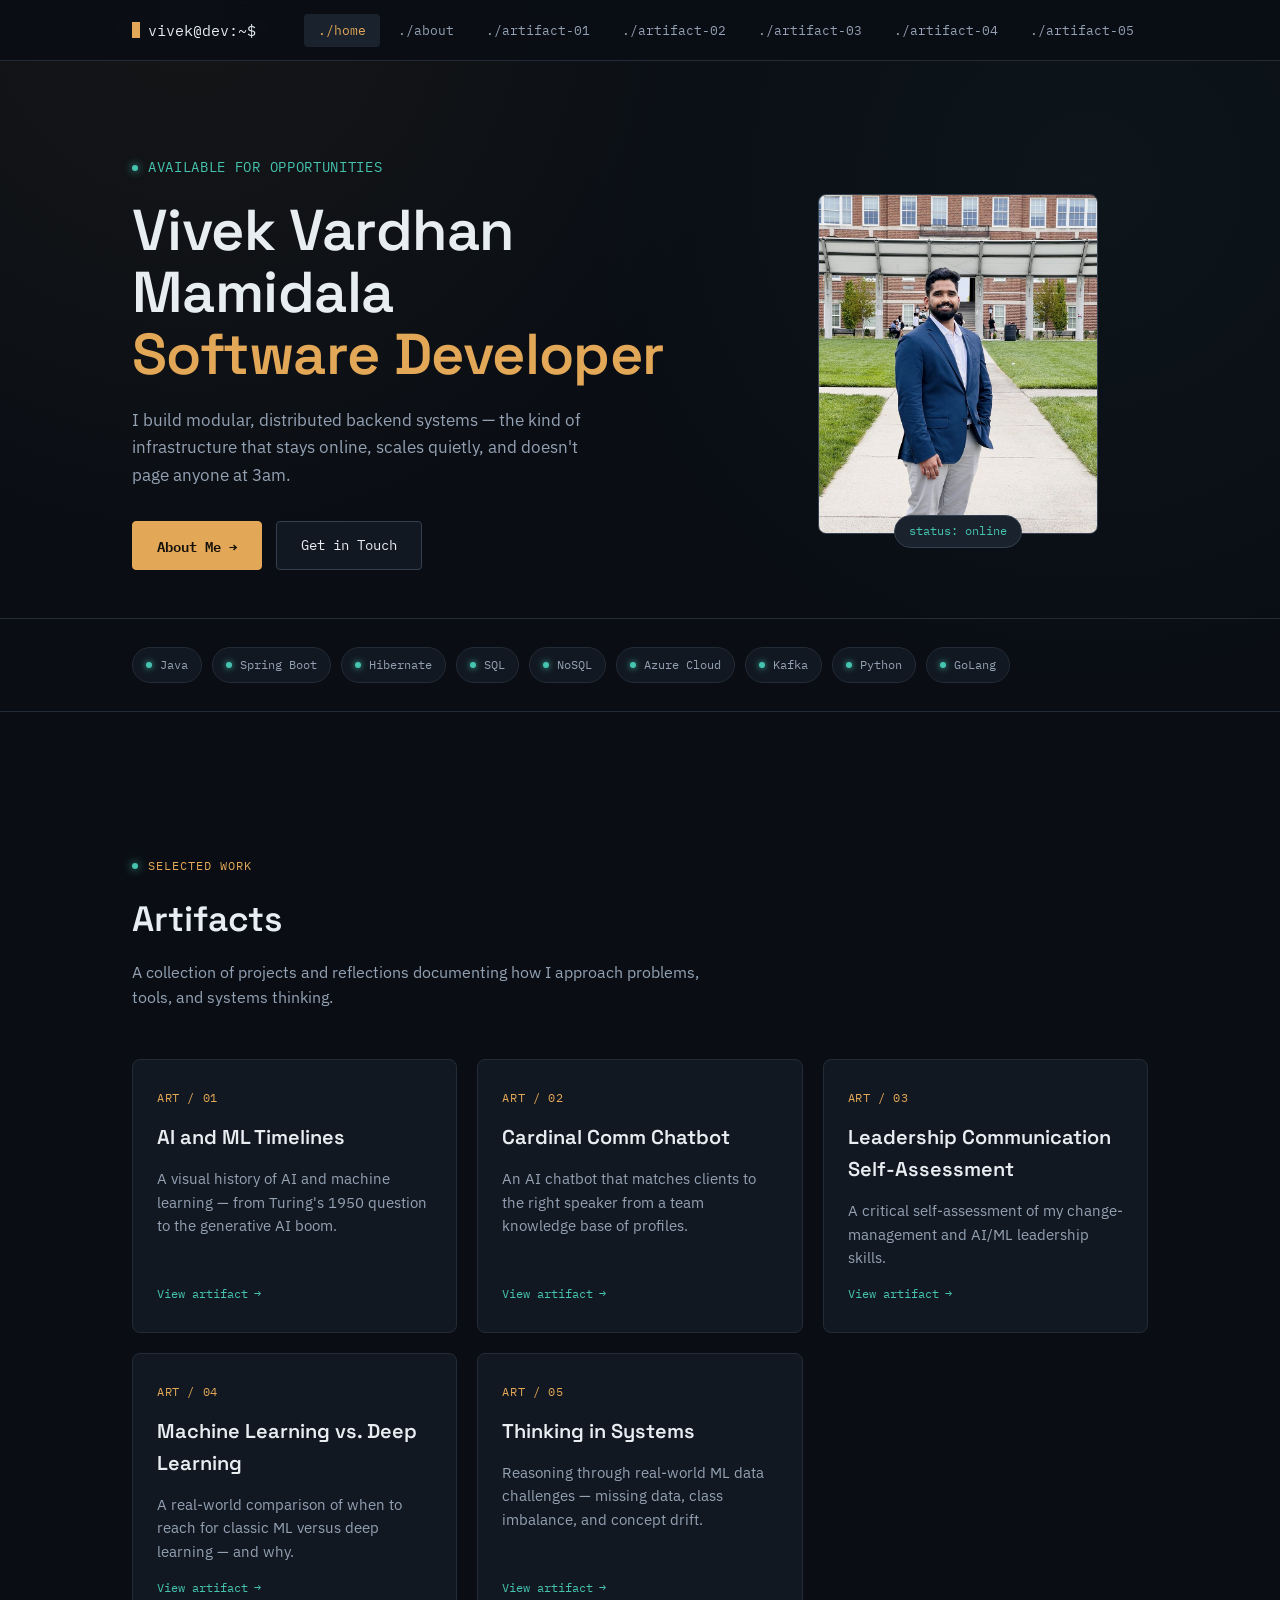
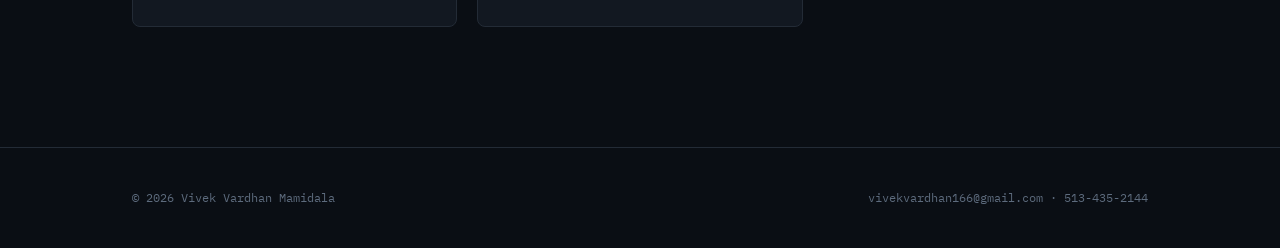
<file: index.html>
<!DOCTYPE html>
<html lang="en">
<head>
<meta charset="UTF-8">
<meta name="viewport" content="width=device-width, initial-scale=1.0">
<title>Vivek Vardhan Mamidala — Software Developer</title>
<meta name="description" content="Vivek Vardhan Mamidala — Software Developer specializing in backend systems, distributed microservices, and cloud infrastructure.">
<link rel="preconnect" href="https://fonts.googleapis.com">
<link href="https://fonts.googleapis.com/css2?family=Space+Grotesk:wght@500;600;700&family=IBM+Plex+Sans:wght@400;500;600&family=IBM+Plex+Mono:wght@400;500&display=swap" rel="stylesheet">
<link rel="stylesheet" href="css/style.css">
</head>
<body>

<header class="site-header">
  <div class="nav-wrap">
    <a href="index.html" class="logo"><span class="cursor"></span>vivek@dev:~$</a>
    <button class="nav-toggle" aria-label="Toggle navigation">menu</button>
    <ul class="nav-links">
      <li><a href="index.html" class="active">./home</a></li>
      <li><a href="about.html">./about</a></li>
      <li><a href="artifact-1.html">./artifact-01</a></li>
      <li><a href="artifact-2.html">./artifact-02</a></li>
      <li><a href="artifact-3.html">./artifact-03</a></li>
      <li><a href="artifact-4.html">./artifact-04</a></li>
      <li><a href="artifact-5.html">./artifact-05</a></li>
    </ul>
  </div>
</header>

<main>
  <section class="hero">
    <div class="container hero-grid">
      <div>
        <div class="hero-kicker"><span class="dot"></span>AVAILABLE FOR OPPORTUNITIES</div>
        <h1>Vivek Vardhan Mamidala<br><span class="accent">Software Developer</span></h1>
        <p class="lead">I build modular, distributed backend systems — the kind of infrastructure that stays online, scales quietly, and doesn't page anyone at 3am.</p>
        <div class="btn-row">
          <a href="about.html" class="btn btn-primary">About Me →</a>
          <a href="mailto:vivekvardhan166@gmail.com" class="btn btn-secondary">Get in Touch</a>
        </div>
      </div>
      <div class="hero-photo-wrap">
        <div class="hero-photo-frame">
          <img src="images/profile.jpg" alt="Portrait of Vivek Vardhan Mamidala">
        </div>
        <div class="photo-tag">status: online</div>
      </div>
    </div>

    <div class="status-bar">
      <div class="container status-bar-inner">
        <span class="status-pill"><span class="led"></span>Java</span>
        <span class="status-pill"><span class="led"></span>Spring Boot</span>
        <span class="status-pill"><span class="led"></span>Hibernate</span>
        <span class="status-pill"><span class="led"></span>SQL</span>
        <span class="status-pill"><span class="led"></span>NoSQL</span>
        <span class="status-pill"><span class="led"></span>Azure Cloud</span>
        <span class="status-pill"><span class="led"></span>Kafka</span>
        <span class="status-pill"><span class="led"></span>Python</span>
        <span class="status-pill"><span class="led"></span>GoLang</span>
      </div>
    </div>
  </section>

  <section>
    <div class="container">
      <div class="section-eyebrow"><span class="dot"></span><span class="mono-label">Selected Work</span></div>
      <h2 class="section-title">Artifacts</h2>
      <p class="section-intro">A collection of projects and reflections documenting how I approach problems, tools, and systems thinking.</p>

      <div class="artifact-grid">
        <a href="artifact-1.html" class="artifact-card">
          <span class="artifact-id">ART&nbsp;/&nbsp;01</span>
          <h3>AI and ML Timelines</h3>
          <p>A visual history of AI and machine learning — from Turing's 1950 question to the generative AI boom.</p>
          <span class="card-link">View artifact <span class="arrow">→</span></span>
        </a>
        <a href="artifact-2.html" class="artifact-card">
          <span class="artifact-id">ART&nbsp;/&nbsp;02</span>
          <h3>Cardinal Comm Chatbot</h3>
          <p>An AI chatbot that matches clients to the right speaker from a team knowledge base of profiles.</p>
          <span class="card-link">View artifact <span class="arrow">→</span></span>
        </a>
        <a href="artifact-3.html" class="artifact-card">
          <span class="artifact-id">ART&nbsp;/&nbsp;03</span>
          <h3>Leadership Communication Self-Assessment</h3>
          <p>A critical self-assessment of my change-management and AI/ML leadership skills.</p>
          <span class="card-link">View artifact <span class="arrow">→</span></span>
        </a>
        <a href="artifact-4.html" class="artifact-card">
          <span class="artifact-id">ART&nbsp;/&nbsp;04</span>
          <h3>Machine Learning vs. Deep Learning</h3>
          <p>A real-world comparison of when to reach for classic ML versus deep learning — and why.</p>
          <span class="card-link">View artifact <span class="arrow">→</span></span>
        </a>
        <a href="artifact-5.html" class="artifact-card">
          <span class="artifact-id">ART&nbsp;/&nbsp;05</span>
          <h3>Thinking in Systems</h3>
          <p>Reasoning through real-world ML data challenges — missing data, class imbalance, and concept drift.</p>
          <span class="card-link">View artifact <span class="arrow">→</span></span>
        </a>
      </div>
    </div>
  </section>
</main>

<footer class="site-footer">
  <div class="container footer-inner">
    <span>© 2026 Vivek Vardhan Mamidala</span>
    <span><a href="mailto:vivekvardhan166@gmail.com">vivekvardhan166@gmail.com</a> · 513-435-2144</span>
  </div>
</footer>

<script src="js/main.js"></script>
</body>
</html>
</file>
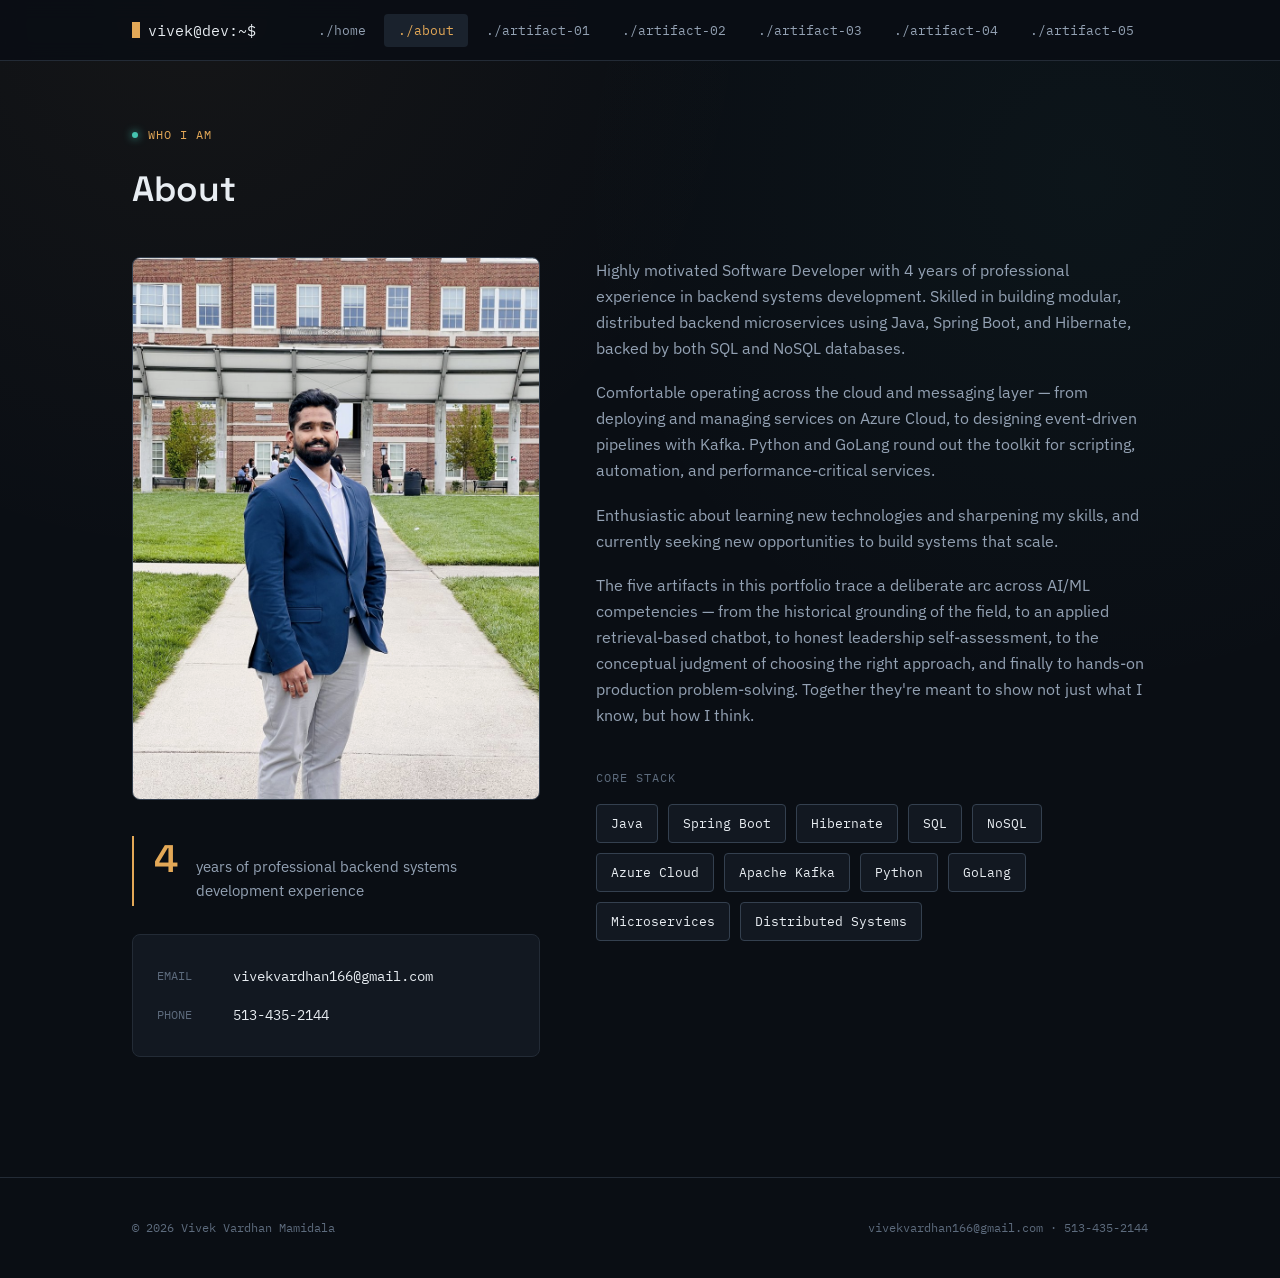
<file: about.html>
<!DOCTYPE html>
<html lang="en">
<head>
<meta charset="UTF-8">
<meta name="viewport" content="width=device-width, initial-scale=1.0">
<title>About — Vivek Vardhan Mamidala</title>
<meta name="description" content="About Vivek Vardhan Mamidala, Software Developer with 4 years of backend systems experience.">
<link rel="preconnect" href="https://fonts.googleapis.com">
<link href="https://fonts.googleapis.com/css2?family=Space+Grotesk:wght@500;600;700&family=IBM+Plex+Sans:wght@400;500;600&family=IBM+Plex+Mono:wght@400;500&display=swap" rel="stylesheet">
<link rel="stylesheet" href="css/style.css">
</head>
<body>

<header class="site-header">
  <div class="nav-wrap">
    <a href="index.html" class="logo"><span class="cursor"></span>vivek@dev:~$</a>
    <button class="nav-toggle" aria-label="Toggle navigation">menu</button>
    <ul class="nav-links">
      <li><a href="index.html">./home</a></li>
      <li><a href="about.html" class="active">./about</a></li>
      <li><a href="artifact-1.html">./artifact-01</a></li>
      <li><a href="artifact-2.html">./artifact-02</a></li>
      <li><a href="artifact-3.html">./artifact-03</a></li>
      <li><a href="artifact-4.html">./artifact-04</a></li>
      <li><a href="artifact-5.html">./artifact-05</a></li>
    </ul>
  </div>
</header>

<main>
  <section style="padding-top: 64px;">
    <div class="container">
      <div class="section-eyebrow"><span class="dot"></span><span class="mono-label">Who I Am</span></div>
      <h1 class="section-title" style="margin-bottom: 40px;">About</h1>

      <div class="about-grid">
        <div>
          <div class="about-photo">
            <img src="images/profile.jpg" alt="Portrait of Vivek Vardhan Mamidala">
          </div>

          <div class="exp-strip">
            <span class="exp-num">4</span>
            <span class="exp-text">years of professional backend systems development experience</span>
          </div>

          <div class="contact-card" style="margin-top: 28px;">
            <div class="contact-row">
              <span class="label">Email</span>
              <a href="mailto:vivekvardhan166@gmail.com">vivekvardhan166@gmail.com</a>
            </div>
            <div class="contact-row">
              <span class="label">Phone</span>
              <a href="tel:5134352144">513-435-2144</a>
            </div>
          </div>
        </div>

        <div class="bio-block">
          <p>Highly motivated Software Developer with 4 years of professional experience in backend systems development. Skilled in building modular, distributed backend microservices using Java, Spring Boot, and Hibernate, backed by both SQL and NoSQL databases.</p>
          <p>Comfortable operating across the cloud and messaging layer — from deploying and managing services on Azure Cloud, to designing event-driven pipelines with Kafka. Python and GoLang round out the toolkit for scripting, automation, and performance-critical services.</p>
          <p>Enthusiastic about learning new technologies and sharpening my skills, and currently seeking new opportunities to build systems that scale.</p>
          <p>The five artifacts in this portfolio trace a deliberate arc across AI/ML competencies — from the historical grounding of the field, to an applied retrieval-based chatbot, to honest leadership self-assessment, to the conceptual judgment of choosing the right approach, and finally to hands-on production problem-solving. Together they're meant to show not just what I know, but how I think.</p>

          <div class="skills-title">Core Stack</div>
          <div class="skills-grid">
            <span class="skill-tag">Java</span>
            <span class="skill-tag">Spring Boot</span>
            <span class="skill-tag">Hibernate</span>
            <span class="skill-tag">SQL</span>
            <span class="skill-tag">NoSQL</span>
            <span class="skill-tag">Azure Cloud</span>
            <span class="skill-tag">Apache Kafka</span>
            <span class="skill-tag">Python</span>
            <span class="skill-tag">GoLang</span>
            <span class="skill-tag">Microservices</span>
            <span class="skill-tag">Distributed Systems</span>
          </div>
        </div>
      </div>
    </div>
  </section>
</main>

<footer class="site-footer">
  <div class="container footer-inner">
    <span>© 2026 Vivek Vardhan Mamidala</span>
    <span><a href="mailto:vivekvardhan166@gmail.com">vivekvardhan166@gmail.com</a> · 513-435-2144</span>
  </div>
</footer>

<script src="js/main.js"></script>
</body>
</html>
</file>
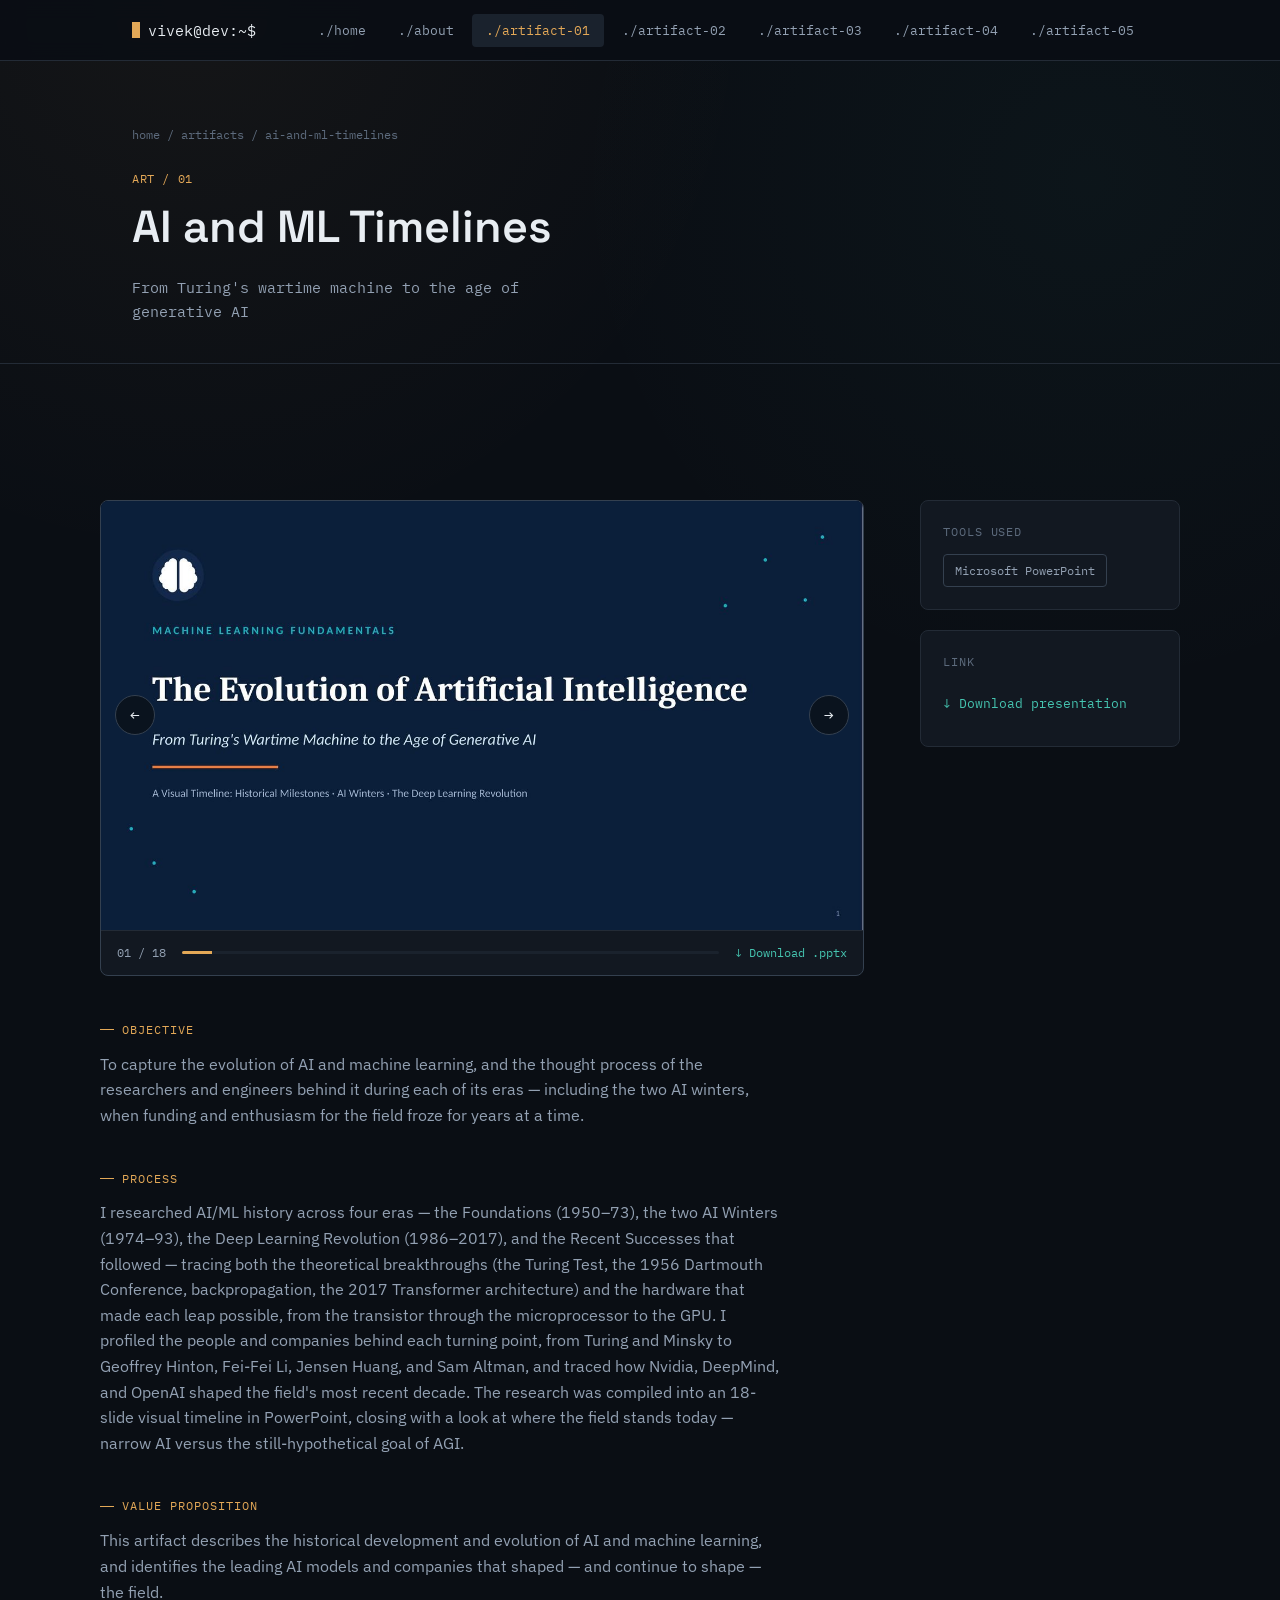
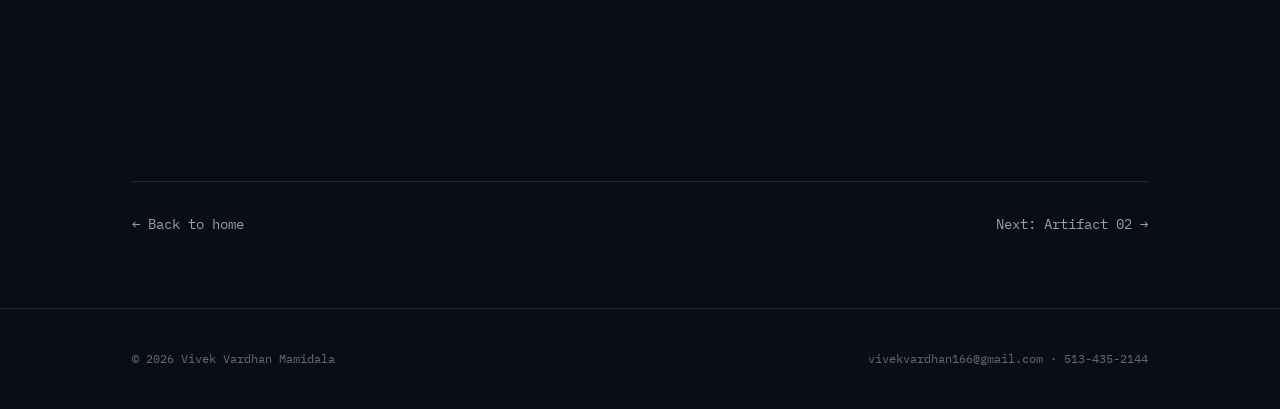
<file: artifact-1.html>
<!DOCTYPE html>
<html lang="en">
<head>
<meta charset="UTF-8">
<meta name="viewport" content="width=device-width, initial-scale=1.0">
<title>AI and ML Timelines — Vivek Vardhan Mamidala</title>
<meta name="description" content="A visual timeline tracing the history of AI and machine learning, from Turing's 1950 question to the generative AI boom.">
<link rel="preconnect" href="https://fonts.googleapis.com">
<link href="https://fonts.googleapis.com/css2?family=Space+Grotesk:wght@500;600;700&family=IBM+Plex+Sans:wght@400;500;600&family=IBM+Plex+Mono:wght@400;500&display=swap" rel="stylesheet">
<link rel="stylesheet" href="css/style.css">
</head>
<body>

<header class="site-header">
  <div class="nav-wrap">
    <a href="index.html" class="logo"><span class="cursor"></span>vivek@dev:~$</a>
    <button class="nav-toggle" aria-label="Toggle navigation">menu</button>
    <ul class="nav-links">
      <li><a href="index.html">./home</a></li>
      <li><a href="about.html">./about</a></li>
      <li><a href="artifact-1.html" class="active">./artifact-01</a></li>
      <li><a href="artifact-2.html">./artifact-02</a></li>
      <li><a href="artifact-3.html">./artifact-03</a></li>
      <li><a href="artifact-4.html">./artifact-04</a></li>
      <li><a href="artifact-5.html">./artifact-05</a></li>
    </ul>
  </div>
</header>

<main>
  <section class="artifact-header">
    <div class="container">
      <div class="breadcrumb"><a href="index.html">home</a> / <a href="index.html">artifacts</a> / ai-and-ml-timelines</div>
      <span class="artifact-id">ART / 01</span>
      <h1>AI and ML Timelines</h1>
      <p class="artifact-lede">From Turing's wartime machine to the age of generative AI</p>
    </div>
  </section>

  <section class="artifact-body-section">
    <div class="container artifact-body">
      <div>
        <div class="featured-media">
          <div class="slide-viewer" data-total="18" tabindex="0">
            <div class="slide-stage">
              <img src="images/timeline-slides/slide-1.jpg" alt="Slide 1 of 18">
              <button class="slide-nav-btn prev" aria-label="Previous slide">←</button>
              <button class="slide-nav-btn next" aria-label="Next slide">→</button>
            </div>
            <div class="slide-footer">
              <span class="slide-counter">01 / 18</span>
              <div class="slide-progress"><div class="slide-progress-bar" style="width: 5.5%;"></div></div>
              <a href="files/AI-and-ML-Timelines.pptx" class="slide-download-link" download>↓ Download .pptx</a>
            </div>
          </div>
        </div>

        <div class="artifact-block">
          <div class="block-label">Objective</div>
          <p>To capture the evolution of AI and machine learning, and the thought process of the researchers and engineers behind it during each of its eras — including the two AI winters, when funding and enthusiasm for the field froze for years at a time.</p>
        </div>
        <div class="artifact-block">
          <div class="block-label">Process</div>
          <p>I researched AI/ML history across four eras — the Foundations (1950–73), the two AI Winters (1974–93), the Deep Learning Revolution (1986–2017), and the Recent Successes that followed — tracing both the theoretical breakthroughs (the Turing Test, the 1956 Dartmouth Conference, backpropagation, the 2017 Transformer architecture) and the hardware that made each leap possible, from the transistor through the microprocessor to the GPU. I profiled the people and companies behind each turning point, from Turing and Minsky to Geoffrey Hinton, Fei-Fei Li, Jensen Huang, and Sam Altman, and traced how Nvidia, DeepMind, and OpenAI shaped the field's most recent decade. The research was compiled into an 18-slide visual timeline in PowerPoint, closing with a look at where the field stands today — narrow AI versus the still-hypothetical goal of AGI.</p>
        </div>
        <div class="artifact-block">
          <div class="block-label">Value Proposition</div>
          <p>This artifact describes the historical development and evolution of AI and machine learning, and identifies the leading AI models and companies that shaped — and continue to shape — the field.</p>
        </div>
      </div>

      <aside class="artifact-sidebar">
        <div class="sidebar-box">
          <div class="box-title">Tools Used</div>
          <div class="tool-tag-list">
            <span class="tool-tag">Microsoft PowerPoint</span>
          </div>
        </div>
        <div class="sidebar-box">
          <div class="box-title">Link</div>
          <a href="files/AI-and-ML-Timelines.pptx" class="sidebar-link" download>↓ Download presentation</a>
        </div>
      </aside>
    </div>
  </section>

  <div class="container">
    <div class="artifact-nav-footer">
      <a href="index.html">← Back to home</a>
      <a href="artifact-2.html">Next: Artifact 02 →</a>
    </div>
  </div>
</main>

<footer class="site-footer">
  <div class="container footer-inner">
    <span>© 2026 Vivek Vardhan Mamidala</span>
    <span><a href="mailto:vivekvardhan166@gmail.com">vivekvardhan166@gmail.com</a> · 513-435-2144</span>
  </div>
</footer>

<script src="js/main.js"></script>
<script>
  (function () {
    var viewer = document.querySelector('.slide-viewer');
    if (!viewer) return;

    var img = viewer.querySelector('.slide-stage img');
    var counter = viewer.querySelector('.slide-counter');
    var progressBar = viewer.querySelector('.slide-progress-bar');
    var prevBtn = viewer.querySelector('.slide-nav-btn.prev');
    var nextBtn = viewer.querySelector('.slide-nav-btn.next');
    var total = parseInt(viewer.getAttribute('data-total'), 10) || 1;
    var current = 1;

    function render() {
      img.src = 'images/timeline-slides/slide-' + current + '.jpg';
      img.alt = 'Slide ' + current + ' of ' + total;
      var padCurrent = current < 10 ? '0' + current : '' + current;
      var padTotal = total < 10 ? '0' + total : '' + total;
      counter.textContent = padCurrent + ' / ' + padTotal;
      progressBar.style.width = (current / total) * 100 + '%';
    }

    function goPrev() { current = current > 1 ? current - 1 : total; render(); }
    function goNext() { current = current < total ? current + 1 : 1; render(); }

    prevBtn.addEventListener('click', goPrev);
    nextBtn.addEventListener('click', goNext);

    viewer.addEventListener('keydown', function (e) {
      if (e.key === 'ArrowLeft') goPrev();
      if (e.key === 'ArrowRight') goNext();
    });

    render();
  })();
</script>
</body>
</html>
</file>
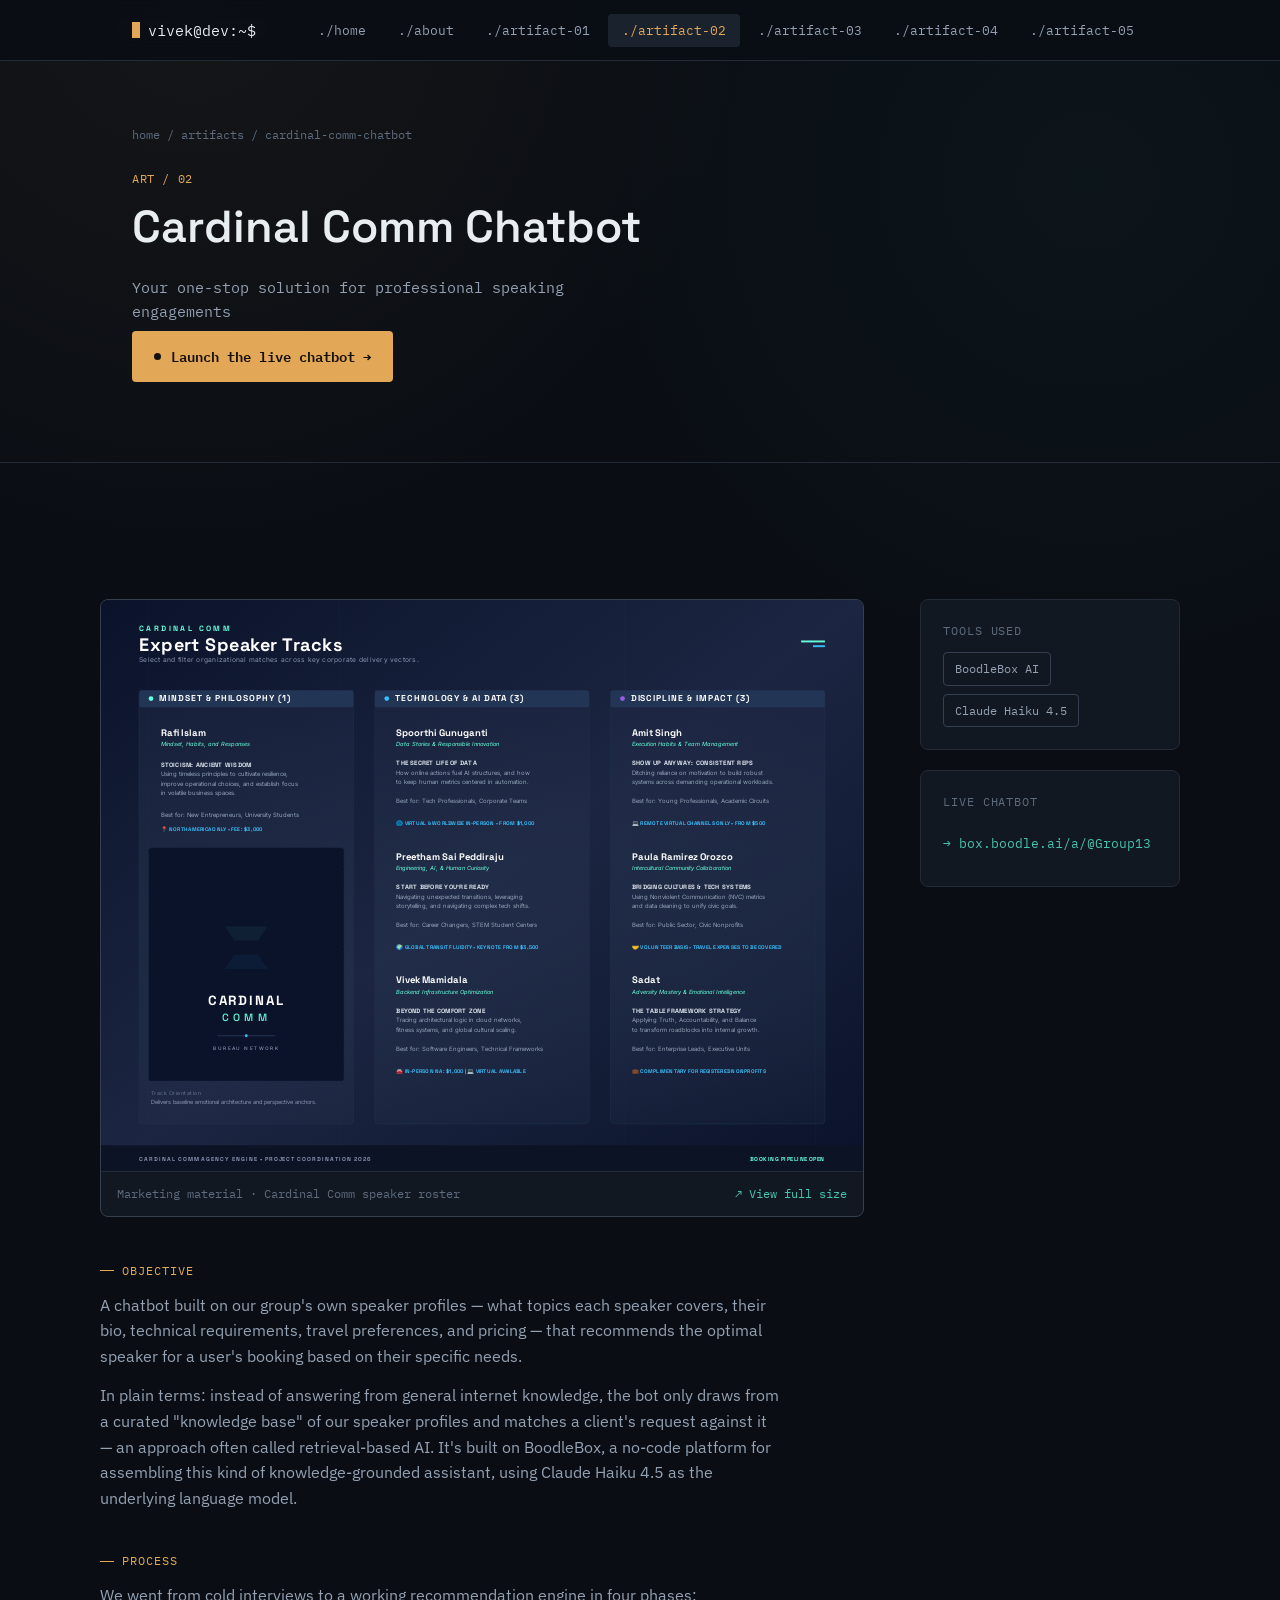
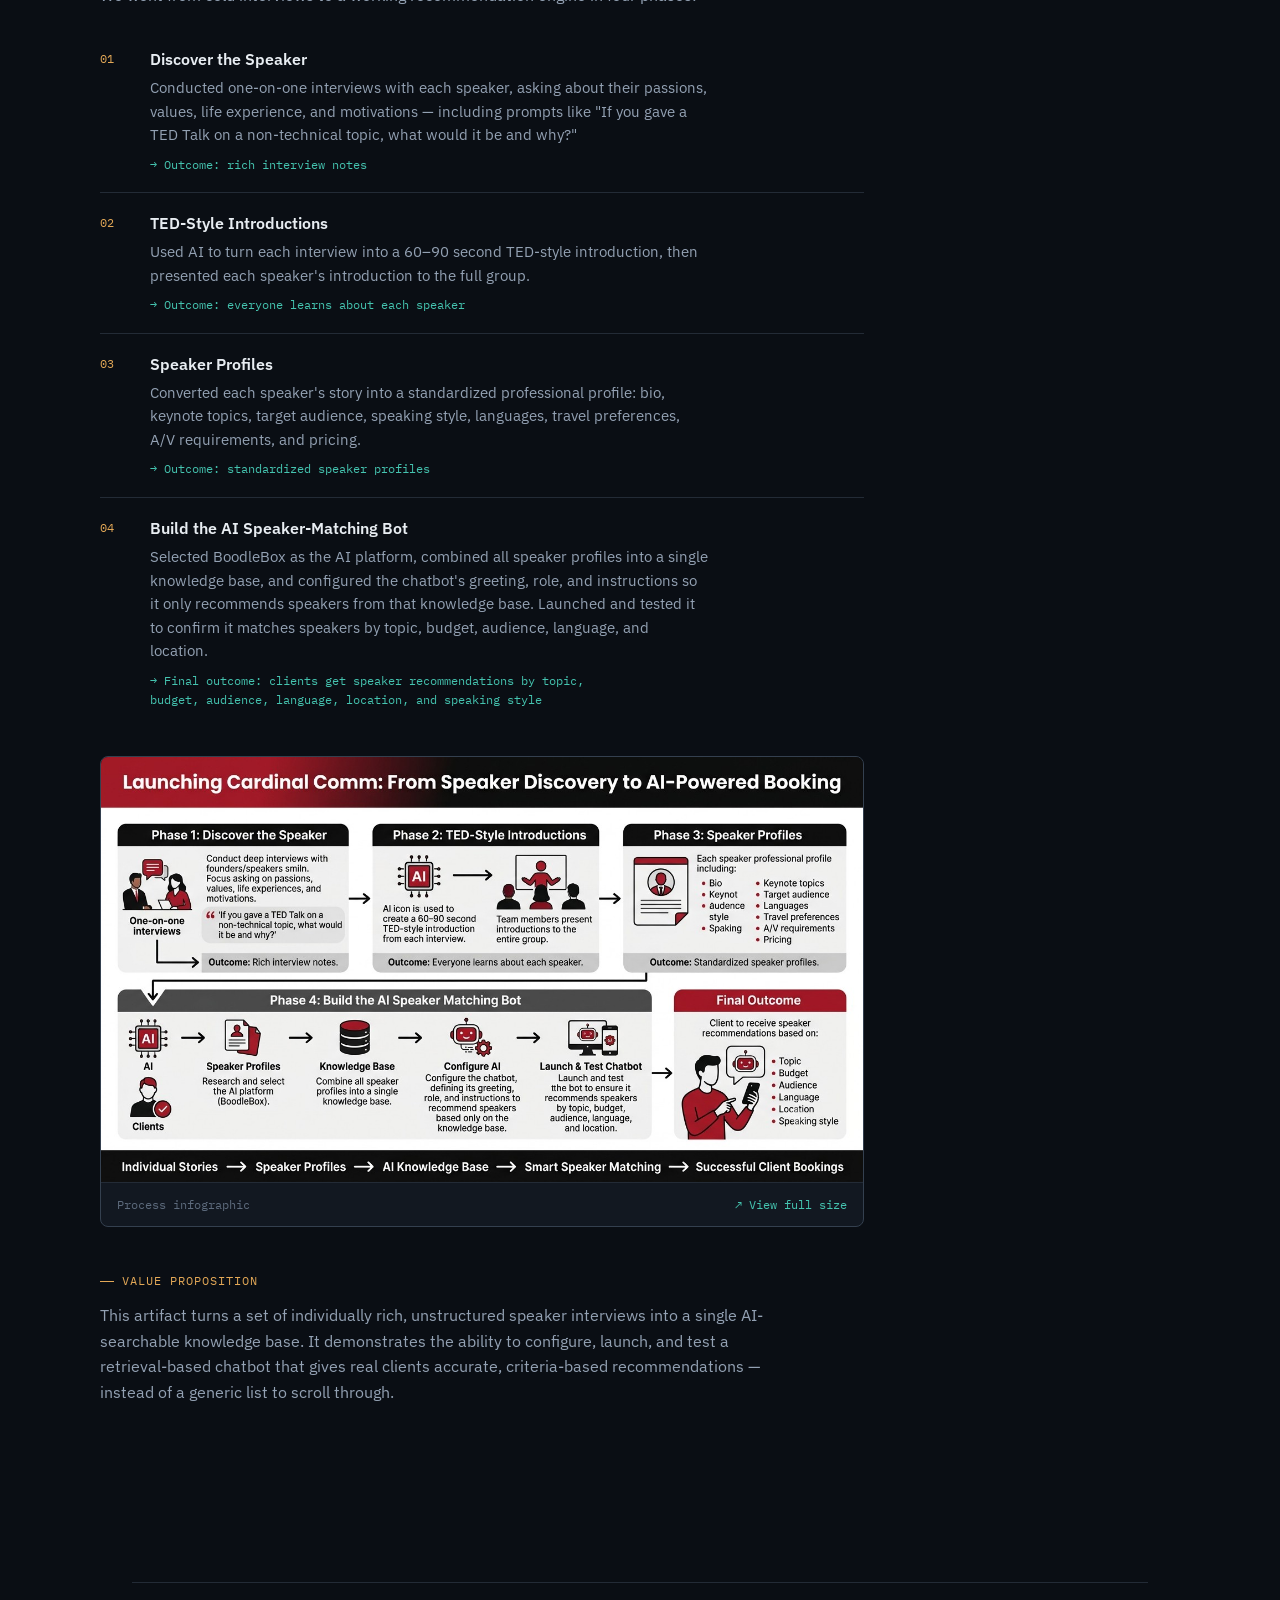
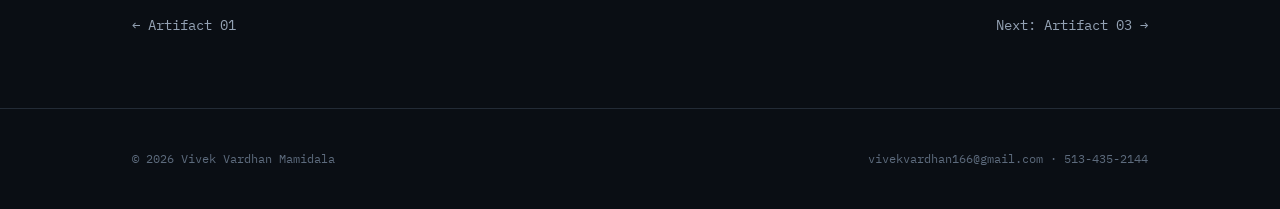
<file: artifact-2.html>
<!DOCTYPE html>
<html lang="en">
<head>
<meta charset="UTF-8">
<meta name="viewport" content="width=device-width, initial-scale=1.0">
<title>Cardinal Comm Chatbot — Vivek Vardhan Mamidala</title>
<meta name="description" content="An AI chatbot that matches clients to the right speaker from a team knowledge base of speaker profiles.">
<link rel="preconnect" href="https://fonts.googleapis.com">
<link href="https://fonts.googleapis.com/css2?family=Space+Grotesk:wght@500;600;700&family=IBM+Plex+Sans:wght@400;500;600&family=IBM+Plex+Mono:wght@400;500&display=swap" rel="stylesheet">
<link rel="stylesheet" href="css/style.css">
</head>
<body>

<header class="site-header">
  <div class="nav-wrap">
    <a href="index.html" class="logo"><span class="cursor"></span>vivek@dev:~$</a>
    <button class="nav-toggle" aria-label="Toggle navigation">menu</button>
    <ul class="nav-links">
      <li><a href="index.html">./home</a></li>
      <li><a href="about.html">./about</a></li>
      <li><a href="artifact-1.html">./artifact-01</a></li>
      <li><a href="artifact-2.html" class="active">./artifact-02</a></li>
      <li><a href="artifact-3.html">./artifact-03</a></li>
      <li><a href="artifact-4.html">./artifact-04</a></li>
      <li><a href="artifact-5.html">./artifact-05</a></li>
    </ul>
  </div>
</header>

<main>
  <section class="artifact-header">
    <div class="container">
      <div class="breadcrumb"><a href="index.html">home</a> / <a href="index.html">artifacts</a> / cardinal-comm-chatbot</div>
      <span class="artifact-id">ART / 02</span>
      <h1>Cardinal Comm Chatbot</h1>
      <p class="artifact-lede">Your one-stop solution for professional speaking engagements</p>
      <a href="https://box.boodle.ai/a/@Group13" target="_blank" rel="noopener" class="btn-chatbot"><span class="led"></span>Launch the live chatbot →</a>
    </div>
  </section>

  <section class="artifact-body-section">
    <div class="container artifact-body">
      <div>
        <div class="featured-media">
          <svg xmlns="http://www.w3.org/2000/svg" viewBox="0 0 1600 1200" width="100%" height="100%">
  <!-- ==================== DESIGN SYSTEM & DEFINITIONS ==================== -->
  <defs>
    <!-- Background: Sleek Corporate Blueprint / Tech Grid Feel -->
    <linearGradient id="bg-grad" x1="0%" y1="0%" x2="100%" y2="100%">
      <stop offset="0%" stop-color="#0b132b" />
      <stop offset="50%" stop-color="#1c2541" />
      <stop offset="100%" stop-color="#0b132b" />
    </linearGradient>

    <!-- Column Lane Background Gradients -->
    <linearGradient id="lane-grad" x1="0%" y1="0%" x2="0%" y2="100%">
      <stop offset="0%" stop-color="#1c2541" stop-opacity="0.6" />
      <stop offset="100%" stop-color="#3a506b" stop-opacity="0.1" />
    </linearGradient>

    <!-- Subtle Drop Shadow for Cards -->
    <filter id="shadow-sm" x="-10%" y="-10%" width="120%" height="120%">
      <dropShadow dx="0" dy="4" stdDeviation="4" flood-color="#000000" flood-opacity="0.3"/>
    </filter>

    <!-- Logo Glow Effect -->
    <filter id="logo-glow" x="-20%" y="-20%" width="140%" height="140%">
      <blur stdDeviation="2" result="blur"/>
      <composite in="SourceGraphic" in2="blur" operator="over"/>
    </filter>
  </defs>

  <style>
    @import url('https://fonts.googleapis.com/css2?family=Space+Grotesk:wght@400;500;700&amp;family=Inter:wght@400;500;600&amp;display=swap');

    /* Typography */
    .brand-title { font-family: 'Space Grotesk', sans-serif; font-weight: 700; font-size: 16px; fill: #64ffda; letter-spacing: 5px; text-transform: uppercase; }
    .main-heading { font-family: 'Space Grotesk', sans-serif; font-weight: 700; font-size: 38px; fill: #ffffff; letter-spacing: 1px; }
    .sub-heading { font-family: 'Inter', sans-serif; font-weight: 400; font-size: 14px; fill: #8892b0; letter-spacing: 0.5px; }
    
    .lane-header { font-family: 'Space Grotesk', sans-serif; font-weight: 700; font-size: 18px; fill: #ffffff; letter-spacing: 2px; text-transform: uppercase; }
    .speaker-box-name { font-family: 'Space Grotesk', sans-serif; font-weight: 700; font-size: 20px; fill: #ffffff; }
    .speaker-box-tag { font-family: 'Inter', sans-serif; font-weight: 400; font-size: 12px; fill: #64ffda; font-style: italic; }
    .speaker-box-topic { font-family: 'Space Grotesk', sans-serif; font-weight: 700; font-size: 13px; fill: #e2e8f0; text-transform: uppercase; letter-spacing: 0.5px; }
    .speaker-box-text { font-family: 'Inter', sans-serif; font-weight: 400; font-size: 12.5px; fill: #94a3b8; }
    .speaker-box-meta { font-family: 'Space Grotesk', sans-serif; font-weight: 700; font-size: 11px; fill: #38bdf8; letter-spacing: 0.5px; }
    
    /* Layout Elements */
    .lane-rect { fill: url(#lane-grad); stroke: #233554; stroke-width: 1; rx: 8; }
    .card-rect { fill: #0b132b; stroke: #3a506b; stroke-width: 1; rx: 6; filter: url(#shadow-sm); }
    .badge-teal { fill: #64ffda; }
    .badge-blue { fill: #38bdf8; }
    .badge-purple { fill: #9b5de5; }
    .grid-line { stroke: #233554; stroke-width: 1; stroke-opacity: 0.4; }
  </style>

  <!-- Background Layer -->
  <rect width="100%" height="100%" fill="url(#bg-grad)" />
  
  <!-- Subtle Architectural Grid Background Lines -->
  <line x1="100" y1="0" x2="100" y2="1200" class="grid-line" />
  <line x1="500" y1="0" x2="500" y2="1200" class="grid-line" />
  <line x1="1100" y1="0" x2="1100" y2="1200" class="grid-line" />
  <line x1="1500" y1="0" x2="1500" y2="1200" class="grid-line" />

  <!-- ==================== HEADER ZONE (KANBAN TABS STYLE) ==================== -->
  <g transform="translate(80, 65)">
    <text x="0" y="0" class="brand-title">Cardinal Comm</text>
    <text x="0" y="42" class="main-heading">Expert Speaker Tracks</text>
    <text x="0" y="65" class="sub-heading">Select and filter organizational matches across key corporate delivery vectors.</text>
    
    <!-- Decorative Tech Accents -->
    <rect x="1390" y="20" width="50" height="4" fill="#64ffda" />
    <rect x="1415" y="30" width="25" height="4" fill="#38bdf8" />
  </g>

  <!-- ==================== COLUMN 1: PHILOSOPHY & MINDSET ==================== -->
  <g transform="translate(80, 190)">
    <!-- Lane Bracket -->
    <rect width="450" height="910" class="lane-rect" />
    <rect width="450" height="35" fill="#233554" rx="4" />
    <circle cx="25" cy="17" r="5" class="badge-teal" />
    <text x="42" y="22" class="lane-header">Mindset &amp; Philosophy (1)</text>

    <!-- Rafi Islam Card -->
    <g transform="translate(20, 60)">
      <rect width="410" height="250" class="card-rect" style="stroke: #64ffda;" />
      <g transform="translate(25, 35)">
        <text x="0" y="0" class="speaker-box-name">Rafi Islam</text>
        <text x="0" y="22" class="speaker-box-tag">Mindset, Habits, and Responses</text>
        
        <text x="0" y="65" class="speaker-box-topic">Stoicism: Ancient Wisdom</text>
        <text x="0" y="85" class="speaker-box-text">Using timeless principles to cultivate resilience,</text>
        <text x="0" y="105" class="speaker-box-text">improve operational choices, and establish focus</text>
        <text x="0" y="125" class="speaker-box-text">in volatile business spaces.</text>
        
        <text x="0" y="170" class="speaker-box-text" fill="#64748b">Best for: New Entrepreneurs, University Students</text>
        <text x="0" y="200" class="speaker-box-meta">📍 NORTH AMERICA ONLY • FEE: $3,000</text>
      </g>
    </g>

    <!-- NEW CONTENT: STYLISTIC LOGO DIRECTLY UNDERNEATH RAFI ISLAM -->
    <g transform="translate(20, 330)">
      <!-- Graphic Frame Border for the Branding Block -->
      <rect width="410" height="490" fill="#0b132b" stroke="#1c2541" stroke-dasharray="4 4" stroke-width="1.5" rx="6" />
      
      <!-- Logo Mark Group -->
      <g transform="translate(205, 210)" text-anchor="middle">
        <!-- Abstract Interlocking Geometric Logo Background Elements -->
        <path d="M-45,-45 L45,-45 L25,-15 L-25,-15 Z" fill="#64ffda" fill-opacity="0.05" />
        <path d="M-25,15 L25,15 L45,45 L-45,45 Z" fill="#38bdf8" fill-opacity="0.05" />
        
        <!-- Stylized "CC" Monogram Shield -->
        <path d="M-30,-30 C-60,0 -60,40 -30,70 L-10,50 C-25,30 -25,10 -10,-10 Z" fill="#64ffda" filter="url(#logo-glow)"/>
        <path d="M30,30 C60,0 60,-40 30,-70 L10,-50 C25,-30 25,-10 10,10 Z" fill="#38bdf8" filter="url(#logo-glow)"/>
        
        <!-- Typography Core Logo Wordmark -->
        <text x="0" y="120" font-family="'Space Grotesk', sans-serif" font-weight="700" font-size="28px" fill="#ffffff" letter-spacing="4px">CARDINAL</text>
        <text x="0" y="155" font-family="'Space Grotesk', sans-serif" font-weight="500" font-size="22px" fill="#64ffda" letter-spacing="9px">COMM</text>
        
        <!-- Tech Accent Sub-Lines -->
        <line x1="-60" y1="185" x2="60" y2="185" stroke="#233554" stroke-width="2" />
        <circle cx="0" cy="185" r="3" fill="#38bdf8" />
        
        <text x="0" y="215" font-family="'Inter', sans-serif" font-weight="500" font-size="10px" fill="#8892b0" letter-spacing="3px" text-transform="uppercase">BUREAU NETWORK</text>
      </g>
    </g>

    <!-- Explanatory Lane Footer Memo -->
    <g transform="translate(25, 850)">
      <text x="0" y="0" font-family="'Inter'" font-size="11px" fill="#64748b" text-transform="uppercase" letter-spacing="1px">Track Orientation</text>
      <text x="0" y="18" font-family="'Inter'" font-size="12px" fill="#8892b0">Delivers baseline emotional architecture and perspective anchors.</text>
    </g>
  </g>

  <!-- ==================== COLUMN 2: TECH, AI & REINVENTION ==================== -->
  <g transform="translate(575, 190)">
    <!-- Lane Bracket -->
    <rect width="450" height="910" class="lane-rect" />
    <rect width="450" height="35" fill="#233554" rx="4" />
    <circle cx="25" cy="17" r="5" class="badge-blue" />
    <text x="42" y="22" class="lane-header">Technology &amp; AI Data (3)</text>

    <!-- Spoorthi Gunuganti Card -->
    <g transform="translate(20, 60)">
      <rect width="410" height="240" class="card-rect" />
      <g transform="translate(25, 35)">
        <text x="0" y="0" class="speaker-box-name">Spoorthi Gunuganti</text>
        <text x="0" y="22" class="speaker-box-tag">Data Stories &amp; Responsible Innovation</text>
        
        <text x="0" y="62" class="speaker-box-topic">The Secret Life of Data</text>
        <text x="0" y="82" class="speaker-box-text">How online actions fuel AI structures, and how</text>
        <text x="0" y="102" class="speaker-box-text">to keep human metrics centered in automation.</text>
        
        <text x="0" y="142" class="speaker-box-text" fill="#64748b">Best for: Tech Professionals, Corporate Teams</text>
        <text x="0" y="188" class="speaker-box-meta">🌐 VIRTUAL &amp; WORLDWIDE IN-PERSON • FROM $1,000</text>
      </g>
    </g>

    <!-- Preetham Sai Peddiraju Card -->
    <g transform="translate(20, 320)">
      <rect width="410" height="240" class="card-rect" />
      <g transform="translate(25, 35)">
        <text x="0" y="0" class="speaker-box-name">Preetham Sai Peddiraju</text>
        <text x="0" y="22" class="speaker-box-tag">Engineering, AI, &amp; Human Curiosity</text>
        
        <text x="0" y="62" class="speaker-box-topic">Start Before You're Ready</text>
        <text x="0" y="82" class="speaker-box-text">Navigating unexpected transitions, leveraging</text>
        <text x="0" y="102" class="speaker-box-text">storytelling, and navigating complex tech shifts.</text>
        
        <text x="0" y="142" class="speaker-box-text" fill="#64748b">Best for: Career Changers, STEM Student Centers</text>
        <text x="0" y="188" class="speaker-box-meta">🌍 GLOBAL TRANSIT FLUIDITY • KEYNOTE FROM $3,500</text>
      </g>
    </g>

    <!-- Vivek Mamidala Card -->
    <g transform="translate(20, 580)">
      <rect width="410" height="240" class="card-rect" />
      <g transform="translate(25, 35)">
        <text x="0" y="0" class="speaker-box-name">Vivek Mamidala</text>
        <text x="0" y="22" class="speaker-box-tag">Backend Infrastructure Optimization</text>
        
        <text x="0" y="62" class="speaker-box-topic">Beyond the Comfort Zone</text>
        <text x="0" y="82" class="speaker-box-text">Tracing architectural logic in cloud networks,</text>
        <text x="0" y="102" class="speaker-box-text">fitness systems, and global cultural scaling.</text>
        
        <text x="0" y="142" class="speaker-box-text" fill="#64748b">Best for: Software Engineers, Technical Frameworks</text>
        <text x="0" y="188" class="speaker-box-meta">🚘 IN-PERSON NA: $1,000 | 💻 VIRTUAL AVAILABLE</text>
      </g>
    </g>
  </g>

  <!-- ==================== COLUMN 3: DISCIPLINE & LEADERSHIP ==================== -->
  <g transform="translate(1070, 190)">
    <!-- Lane Bracket -->
    <rect width="450" height="910" class="lane-rect" />
    <rect width="450" height="35" fill="#233554" rx="4" />
    <circle cx="25" cy="17" r="5" class="badge-purple" />
    <text x="42" y="22" class="lane-header">Discipline &amp; Impact (3)</text>

    <!-- Amit Singh Card -->
    <g transform="translate(20, 60)">
      <rect width="410" height="240" class="card-rect" />
      <g transform="translate(25, 35)">
        <text x="0" y="0" class="speaker-box-name">Amit Singh</text>
        <text x="0" y="22" class="speaker-box-tag">Execution Habits &amp; Team Management</text>
        
        <text x="0" y="62" class="speaker-box-topic">Show Up Anyway: Consistent Reps</text>
        <text x="0" y="82" class="speaker-box-text">Ditching reliance on motivation to build robust</text>
        <text x="0" y="102" class="speaker-box-text">systems across demanding operational workloads.</text>
        
        <text x="0" y="142" class="speaker-box-text" fill="#64748b">Best for: Young Professionals, Academic Circuits</text>
        <text x="0" y="188" class="speaker-box-meta">💻 REMOTE VIRTUAL CHANNELS ONLY • FROM $500</text>
      </g>
    </g>

    <!-- Paula Ramirez Orozco Card -->
    <g transform="translate(20, 320)">
      <rect width="410" height="240" class="card-rect" />
      <g transform="translate(25, 35)">
        <text x="0" y="0" class="speaker-box-name">Paula Ramirez Orozco</text>
        <text x="0" y="22" class="speaker-box-tag">Intercultural Community Collaboration</text>
        
        <text x="0" y="62" class="speaker-box-topic">Bridging Cultures &amp; Tech Systems</text>
        <text x="0" y="82" class="speaker-box-text">Using Nonviolent Communication (NVC) metrics</text>
        <text x="0" y="102" class="speaker-box-text">and data cleaning to unify civic goals.</text>
        
        <text x="0" y="142" class="speaker-box-text" fill="#64748b">Best for: Public Sector, Civic Nonprofits</text>
        <text x="0" y="188" class="speaker-box-meta">🤝 VOLUNTEER BASIS • TRAVEL EXPENSES TO BE COVERED</text>
      </g>
    </g>

    <!-- Sadat Card -->
    <g transform="translate(20, 580)">
      <rect width="410" height="240" class="card-rect" />
      <g transform="translate(25, 35)">
        <text x="0" y="0" class="speaker-box-name">Sadat</text>
        <text x="0" y="22" class="speaker-box-tag">Adversity Mastery &amp; Emotional Intelligence</text>
        
        <text x="0" y="62" class="speaker-box-topic">The TABLE Framework Strategy</text>
        <text x="0" y="82" class="speaker-box-text">Applying Truth, Accountability, and Balance</text>
        <text x="0" y="102" class="speaker-box-text">to transform roadblocks into internal growth.</text>
        
        <text x="0" y="142" class="speaker-box-text" fill="#64748b">Best for: Enterprise Leads, Executive Units</text>
        <text x="0" y="188" class="speaker-box-meta">💼 COMPLIMENTARY FOR REGISTERED NONPROFITS</text>
      </g>
    </g>
  </g>
  
  <!-- ==================== LOGISTICAL SYSTEM BAR FOOTER ==================== -->
  <g transform="translate(80, 1145)">
    <rect x="-80" y="0" width="1600" height="55" fill="#0c1325" />
    <text x="0" y="32" font-family="'Space Grotesk'" font-weight="700" fill="#8892b0" font-size="12px" letter-spacing="2px">CARDINAL COMM AGENCY ENGINE • PROJECT COORDINATION 2026</text>
    <text x="1440" y="32" font-family="'Space Grotesk'" font-weight="700" fill="#64ffda" font-size="12px" letter-spacing="1px" text-anchor="end">BOOKING PIPELINE OPEN</text>
  </g>
</svg>

          <div class="media-caption">
            <span>Marketing material · Cardinal Comm speaker roster</span>
            <a href="images/cardinal-comm-marketing.svg" target="_blank" rel="noopener">↗ View full size</a>
          </div>
        </div>

        <div class="artifact-block">
          <div class="block-label">Objective</div>
          <p>A chatbot built on our group's own speaker profiles — what topics each speaker covers, their bio, technical requirements, travel preferences, and pricing — that recommends the optimal speaker for a user's booking based on their specific needs.</p>
          <p style="margin-top: 14px;">In plain terms: instead of answering from general internet knowledge, the bot only draws from a curated "knowledge base" of our speaker profiles and matches a client's request against it — an approach often called retrieval-based AI. It's built on BoodleBox, a no-code platform for assembling this kind of knowledge-grounded assistant, using Claude Haiku 4.5 as the underlying language model.</p>
        </div>

        <div class="artifact-block">
          <div class="block-label">Process</div>
          <p style="margin-bottom: 20px;">We went from cold interviews to a working recommendation engine in four phases:</p>

          <ol class="phase-list">
            <li class="phase-item">
              <span class="phase-num">01</span>
              <div>
                <div class="phase-title">Discover the Speaker</div>
                <p class="phase-desc">Conducted one-on-one interviews with each speaker, asking about their passions, values, life experience, and motivations — including prompts like "If you gave a TED Talk on a non-technical topic, what would it be and why?"</p>
                <p class="phase-outcome">→ Outcome: rich interview notes</p>
              </div>
            </li>
            <li class="phase-item">
              <span class="phase-num">02</span>
              <div>
                <div class="phase-title">TED-Style Introductions</div>
                <p class="phase-desc">Used AI to turn each interview into a 60–90 second TED-style introduction, then presented each speaker's introduction to the full group.</p>
                <p class="phase-outcome">→ Outcome: everyone learns about each speaker</p>
              </div>
            </li>
            <li class="phase-item">
              <span class="phase-num">03</span>
              <div>
                <div class="phase-title">Speaker Profiles</div>
                <p class="phase-desc">Converted each speaker's story into a standardized professional profile: bio, keynote topics, target audience, speaking style, languages, travel preferences, A/V requirements, and pricing.</p>
                <p class="phase-outcome">→ Outcome: standardized speaker profiles</p>
              </div>
            </li>
            <li class="phase-item">
              <span class="phase-num">04</span>
              <div>
                <div class="phase-title">Build the AI Speaker-Matching Bot</div>
                <p class="phase-desc">Selected BoodleBox as the AI platform, combined all speaker profiles into a single knowledge base, and configured the chatbot's greeting, role, and instructions so it only recommends speakers from that knowledge base. Launched and tested it to confirm it matches speakers by topic, budget, audience, language, and location.</p>
                <p class="phase-outcome">→ Final outcome: clients get speaker recommendations by topic, budget, audience, language, location, and speaking style</p>
              </div>
            </li>
          </ol>

          <div class="featured-media" style="margin-top: 28px;">
            <img src="images/cardinal-comm-process.jpg" alt="Process infographic showing the four phases: Discover the Speaker, TED-Style Introductions, Speaker Profiles, and Build the AI Speaker Matching Bot">
            <div class="media-caption">
              <span>Process infographic</span>
              <a href="images/cardinal-comm-process.jpg" target="_blank" rel="noopener">↗ View full size</a>
            </div>
          </div>
        </div>

        <div class="artifact-block">
          <div class="block-label">Value Proposition</div>
          <p>This artifact turns a set of individually rich, unstructured speaker interviews into a single AI-searchable knowledge base. It demonstrates the ability to configure, launch, and test a retrieval-based chatbot that gives real clients accurate, criteria-based recommendations — instead of a generic list to scroll through.</p>
        </div>
      </div>

      <aside class="artifact-sidebar">
        <div class="sidebar-box">
          <div class="box-title">Tools Used</div>
          <div class="tool-tag-list">
            <span class="tool-tag">BoodleBox AI</span>
            <span class="tool-tag">Claude Haiku 4.5</span>
          </div>
        </div>
        <div class="sidebar-box">
          <div class="box-title">Live Chatbot</div>
          <a href="https://box.boodle.ai/a/@Group13" target="_blank" rel="noopener" class="sidebar-link">→ box.boodle.ai/a/@Group13</a>
        </div>
      </aside>
    </div>
  </section>

  <div class="container">
    <div class="artifact-nav-footer">
      <a href="artifact-1.html">← Artifact 01</a>
      <a href="artifact-3.html">Next: Artifact 03 →</a>
    </div>
  </div>
</main>

<footer class="site-footer">
  <div class="container footer-inner">
    <span>© 2026 Vivek Vardhan Mamidala</span>
    <span><a href="mailto:vivekvardhan166@gmail.com">vivekvardhan166@gmail.com</a> · 513-435-2144</span>
  </div>
</footer>

<script src="js/main.js"></script>
</body>
</html>
</file>
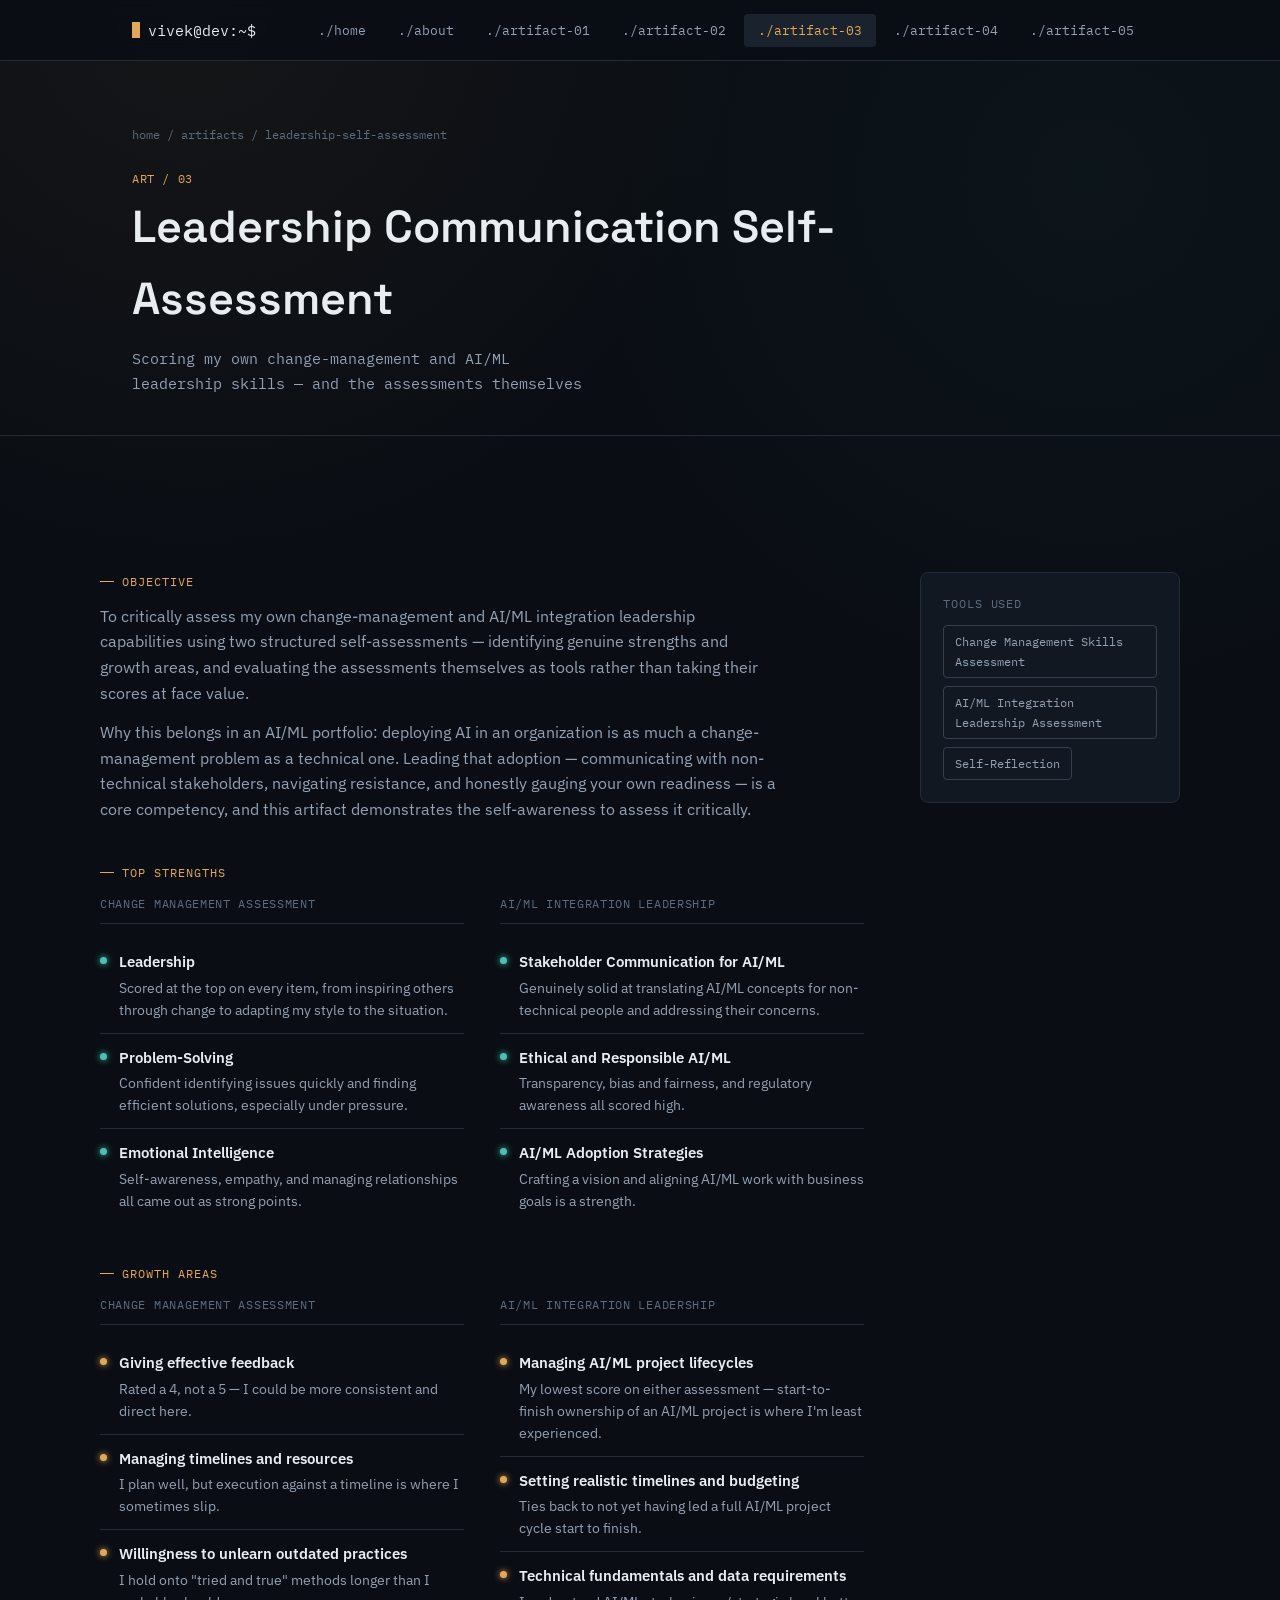
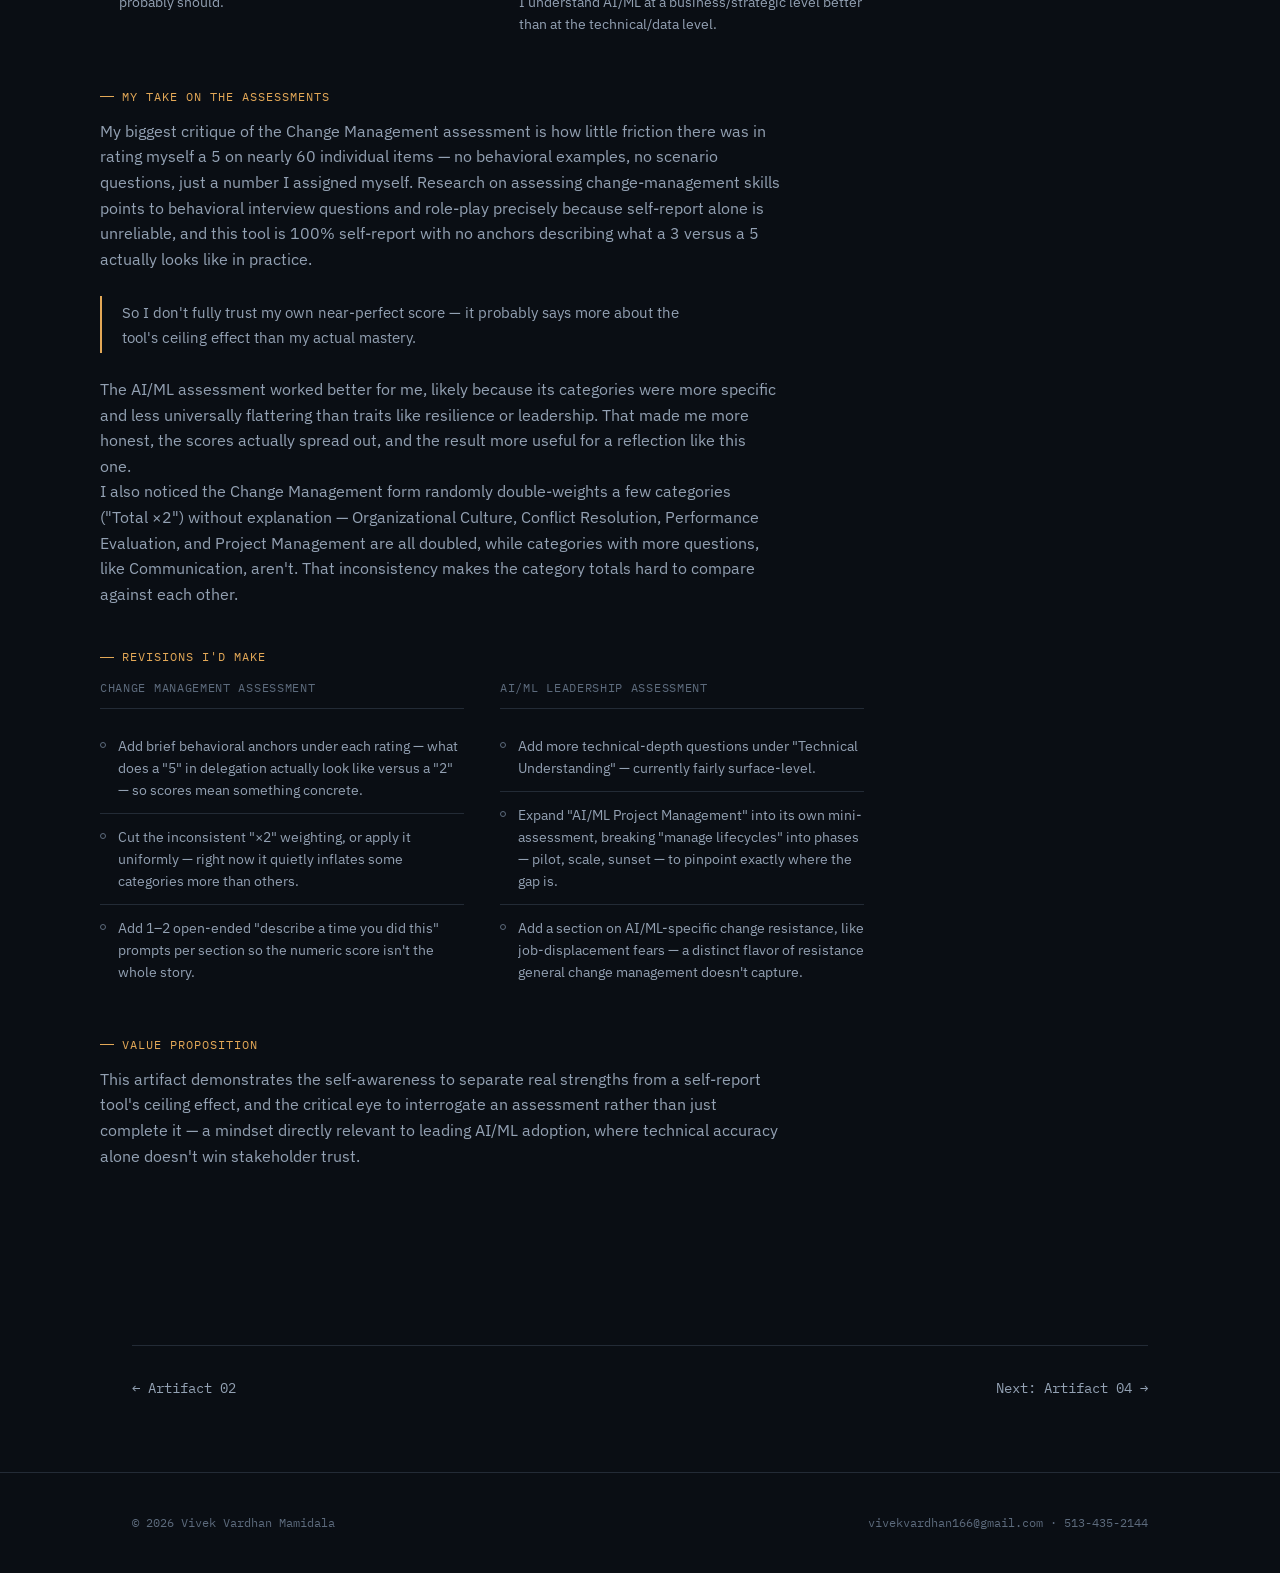
<file: artifact-3.html>
<!DOCTYPE html>
<html lang="en">
<head>
<meta charset="UTF-8">
<meta name="viewport" content="width=device-width, initial-scale=1.0">
<title>Leadership Communication Self-Assessment — Vivek Vardhan Mamidala</title>
<meta name="description" content="A self-assessment of change-management and AI/ML integration leadership skills, plus a critique of the assessment tools themselves.">
<link rel="preconnect" href="https://fonts.googleapis.com">
<link href="https://fonts.googleapis.com/css2?family=Space+Grotesk:wght@500;600;700&family=IBM+Plex+Sans:wght@400;500;600&family=IBM+Plex+Mono:wght@400;500&display=swap" rel="stylesheet">
<link rel="stylesheet" href="css/style.css">
</head>
<body>

<header class="site-header">
  <div class="nav-wrap">
    <a href="index.html" class="logo"><span class="cursor"></span>vivek@dev:~$</a>
    <button class="nav-toggle" aria-label="Toggle navigation">menu</button>
    <ul class="nav-links">
      <li><a href="index.html">./home</a></li>
      <li><a href="about.html">./about</a></li>
      <li><a href="artifact-1.html">./artifact-01</a></li>
      <li><a href="artifact-2.html">./artifact-02</a></li>
      <li><a href="artifact-3.html" class="active">./artifact-03</a></li>
      <li><a href="artifact-4.html">./artifact-04</a></li>
      <li><a href="artifact-5.html">./artifact-05</a></li>
    </ul>
  </div>
</header>

<main>
  <section class="artifact-header">
    <div class="container">
      <div class="breadcrumb"><a href="index.html">home</a> / <a href="index.html">artifacts</a> / leadership-self-assessment</div>
      <span class="artifact-id">ART / 03</span>
      <h1>Leadership Communication Self-Assessment</h1>
      <p class="artifact-lede">Scoring my own change-management and AI/ML leadership skills — and the assessments themselves</p>
    </div>
  </section>

  <section class="artifact-body-section">
    <div class="container artifact-body">
      <div>
        <div class="artifact-block">
          <div class="block-label">Objective</div>
          <p>To critically assess my own change-management and AI/ML integration leadership capabilities using two structured self-assessments — identifying genuine strengths and growth areas, and evaluating the assessments themselves as tools rather than taking their scores at face value.</p>
          <p style="margin-top: 14px;">Why this belongs in an AI/ML portfolio: deploying AI in an organization is as much a change-management problem as a technical one. Leading that adoption — communicating with non-technical stakeholders, navigating resistance, and honestly gauging your own readiness — is a core competency, and this artifact demonstrates the self-awareness to assess it critically.</p>
        </div>

        <div class="artifact-block">
          <div class="block-label">Top Strengths</div>
          <div class="reflection-columns">
            <div>
              <div class="reflection-col-label">Change Management Assessment</div>
              <ul class="check-list">
                <li class="check-item">
                  <span class="led-dot teal"></span>
                  <div class="item-body">
                    <div class="item-title">Leadership</div>
                    <div class="item-desc">Scored at the top on every item, from inspiring others through change to adapting my style to the situation.</div>
                  </div>
                </li>
                <li class="check-item">
                  <span class="led-dot teal"></span>
                  <div class="item-body">
                    <div class="item-title">Problem-Solving</div>
                    <div class="item-desc">Confident identifying issues quickly and finding efficient solutions, especially under pressure.</div>
                  </div>
                </li>
                <li class="check-item">
                  <span class="led-dot teal"></span>
                  <div class="item-body">
                    <div class="item-title">Emotional Intelligence</div>
                    <div class="item-desc">Self-awareness, empathy, and managing relationships all came out as strong points.</div>
                  </div>
                </li>
              </ul>
            </div>
            <div>
              <div class="reflection-col-label">AI/ML Integration Leadership</div>
              <ul class="check-list">
                <li class="check-item">
                  <span class="led-dot teal"></span>
                  <div class="item-body">
                    <div class="item-title">Stakeholder Communication for AI/ML</div>
                    <div class="item-desc">Genuinely solid at translating AI/ML concepts for non-technical people and addressing their concerns.</div>
                  </div>
                </li>
                <li class="check-item">
                  <span class="led-dot teal"></span>
                  <div class="item-body">
                    <div class="item-title">Ethical and Responsible AI/ML</div>
                    <div class="item-desc">Transparency, bias and fairness, and regulatory awareness all scored high.</div>
                  </div>
                </li>
                <li class="check-item">
                  <span class="led-dot teal"></span>
                  <div class="item-body">
                    <div class="item-title">AI/ML Adoption Strategies</div>
                    <div class="item-desc">Crafting a vision and aligning AI/ML work with business goals is a strength.</div>
                  </div>
                </li>
              </ul>
            </div>
          </div>
        </div>

        <div class="artifact-block">
          <div class="block-label">Growth Areas</div>
          <div class="reflection-columns">
            <div>
              <div class="reflection-col-label">Change Management Assessment</div>
              <ul class="check-list">
                <li class="check-item">
                  <span class="led-dot amber"></span>
                  <div class="item-body">
                    <div class="item-title">Giving effective feedback</div>
                    <div class="item-desc">Rated a 4, not a 5 — I could be more consistent and direct here.</div>
                  </div>
                </li>
                <li class="check-item">
                  <span class="led-dot amber"></span>
                  <div class="item-body">
                    <div class="item-title">Managing timelines and resources</div>
                    <div class="item-desc">I plan well, but execution against a timeline is where I sometimes slip.</div>
                  </div>
                </li>
                <li class="check-item">
                  <span class="led-dot amber"></span>
                  <div class="item-body">
                    <div class="item-title">Willingness to unlearn outdated practices</div>
                    <div class="item-desc">I hold onto "tried and true" methods longer than I probably should.</div>
                  </div>
                </li>
              </ul>
            </div>
            <div>
              <div class="reflection-col-label">AI/ML Integration Leadership</div>
              <ul class="check-list">
                <li class="check-item">
                  <span class="led-dot amber"></span>
                  <div class="item-body">
                    <div class="item-title">Managing AI/ML project lifecycles</div>
                    <div class="item-desc">My lowest score on either assessment — start-to-finish ownership of an AI/ML project is where I'm least experienced.</div>
                  </div>
                </li>
                <li class="check-item">
                  <span class="led-dot amber"></span>
                  <div class="item-body">
                    <div class="item-title">Setting realistic timelines and budgeting</div>
                    <div class="item-desc">Ties back to not yet having led a full AI/ML project cycle start to finish.</div>
                  </div>
                </li>
                <li class="check-item">
                  <span class="led-dot amber"></span>
                  <div class="item-body">
                    <div class="item-title">Technical fundamentals and data requirements</div>
                    <div class="item-desc">I understand AI/ML at a business/strategic level better than at the technical/data level.</div>
                  </div>
                </li>
              </ul>
            </div>
          </div>
        </div>

        <div class="artifact-block">
          <div class="block-label">My Take on the Assessments</div>
          <p>My biggest critique of the Change Management assessment is how little friction there was in rating myself a 5 on nearly 60 individual items — no behavioral examples, no scenario questions, just a number I assigned myself. Research on assessing change-management skills points to behavioral interview questions and role-play precisely because self-report alone is unreliable, and this tool is 100% self-report with no anchors describing what a 3 versus a 5 actually looks like in practice.</p>
          <div class="quote-callout">So I don't fully trust my own near-perfect score — it probably says more about the tool's ceiling effect than my actual mastery.</div>
          <p>The AI/ML assessment worked better for me, likely because its categories were more specific and less universally flattering than traits like resilience or leadership. That made me more honest, the scores actually spread out, and the result more useful for a reflection like this one.</p>
          <p>I also noticed the Change Management form randomly double-weights a few categories ("Total ×2") without explanation — Organizational Culture, Conflict Resolution, Performance Evaluation, and Project Management are all doubled, while categories with more questions, like Communication, aren't. That inconsistency makes the category totals hard to compare against each other.</p>
        </div>

        <div class="artifact-block">
          <div class="block-label">Revisions I'd Make</div>
          <div class="reflection-columns">
            <div>
              <div class="reflection-col-label">Change Management Assessment</div>
              <ul class="check-list">
                <li class="check-item">
                  <span class="led-dot ring"></span>
                  <div class="item-body">
                    <div class="item-desc">Add brief behavioral anchors under each rating — what does a "5" in delegation actually look like versus a "2" — so scores mean something concrete.</div>
                  </div>
                </li>
                <li class="check-item">
                  <span class="led-dot ring"></span>
                  <div class="item-body">
                    <div class="item-desc">Cut the inconsistent "×2" weighting, or apply it uniformly — right now it quietly inflates some categories more than others.</div>
                  </div>
                </li>
                <li class="check-item">
                  <span class="led-dot ring"></span>
                  <div class="item-body">
                    <div class="item-desc">Add 1–2 open-ended "describe a time you did this" prompts per section so the numeric score isn't the whole story.</div>
                  </div>
                </li>
              </ul>
            </div>
            <div>
              <div class="reflection-col-label">AI/ML Leadership Assessment</div>
              <ul class="check-list">
                <li class="check-item">
                  <span class="led-dot ring"></span>
                  <div class="item-body">
                    <div class="item-desc">Add more technical-depth questions under "Technical Understanding" — currently fairly surface-level.</div>
                  </div>
                </li>
                <li class="check-item">
                  <span class="led-dot ring"></span>
                  <div class="item-body">
                    <div class="item-desc">Expand "AI/ML Project Management" into its own mini-assessment, breaking "manage lifecycles" into phases — pilot, scale, sunset — to pinpoint exactly where the gap is.</div>
                  </div>
                </li>
                <li class="check-item">
                  <span class="led-dot ring"></span>
                  <div class="item-body">
                    <div class="item-desc">Add a section on AI/ML-specific change resistance, like job-displacement fears — a distinct flavor of resistance general change management doesn't capture.</div>
                  </div>
                </li>
              </ul>
            </div>
          </div>
        </div>

        <div class="artifact-block">
          <div class="block-label">Value Proposition</div>
          <p>This artifact demonstrates the self-awareness to separate real strengths from a self-report tool's ceiling effect, and the critical eye to interrogate an assessment rather than just complete it — a mindset directly relevant to leading AI/ML adoption, where technical accuracy alone doesn't win stakeholder trust.</p>
        </div>
      </div>

      <aside class="artifact-sidebar">
        <div class="sidebar-box">
          <div class="box-title">Tools Used</div>
          <div class="tool-tag-list">
            <span class="tool-tag">Change Management Skills Assessment</span>
            <span class="tool-tag">AI/ML Integration Leadership Assessment</span>
            <span class="tool-tag">Self-Reflection</span>
          </div>
        </div>
      </aside>
    </div>
  </section>

  <div class="container">
    <div class="artifact-nav-footer">
      <a href="artifact-2.html">← Artifact 02</a>
      <a href="artifact-4.html">Next: Artifact 04 →</a>
    </div>
  </div>
</main>

<footer class="site-footer">
  <div class="container footer-inner">
    <span>© 2026 Vivek Vardhan Mamidala</span>
    <span><a href="mailto:vivekvardhan166@gmail.com">vivekvardhan166@gmail.com</a> · 513-435-2144</span>
  </div>
</footer>

<script src="js/main.js"></script>
</body>
</html>
</file>
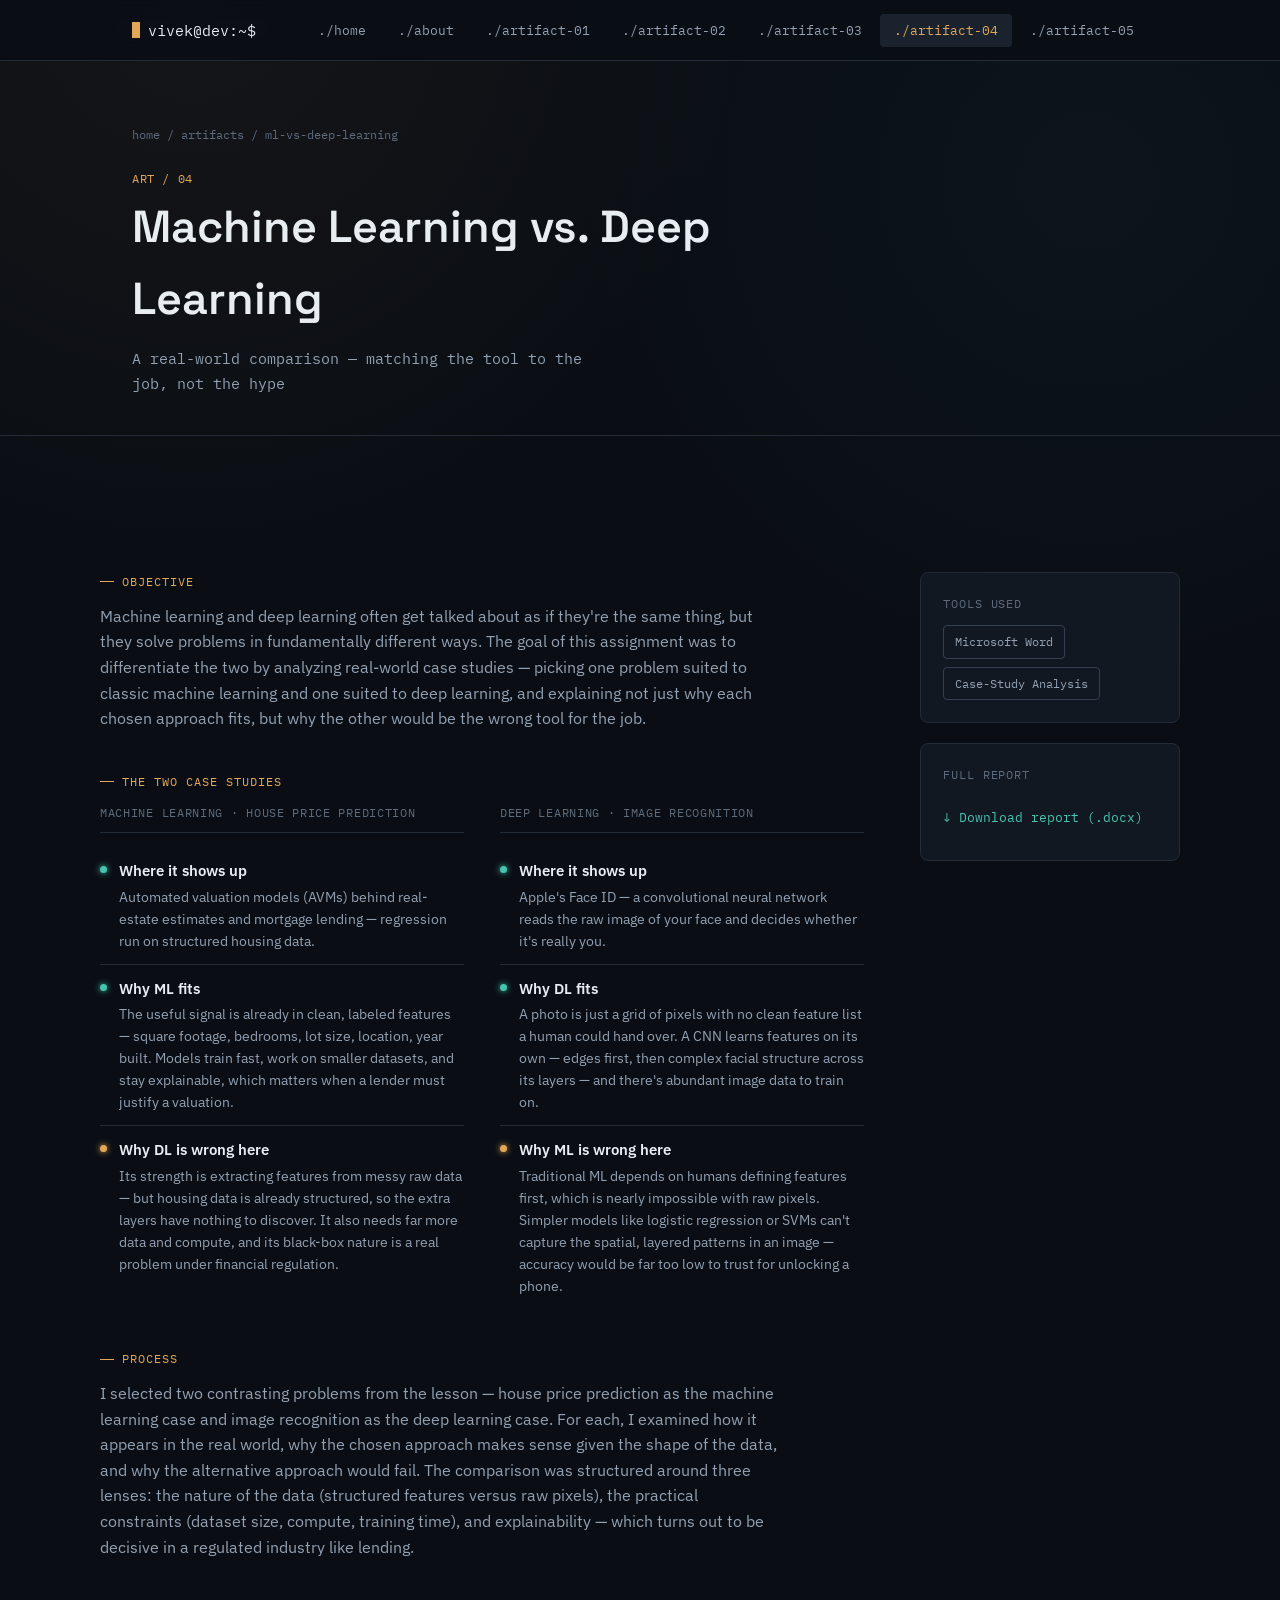
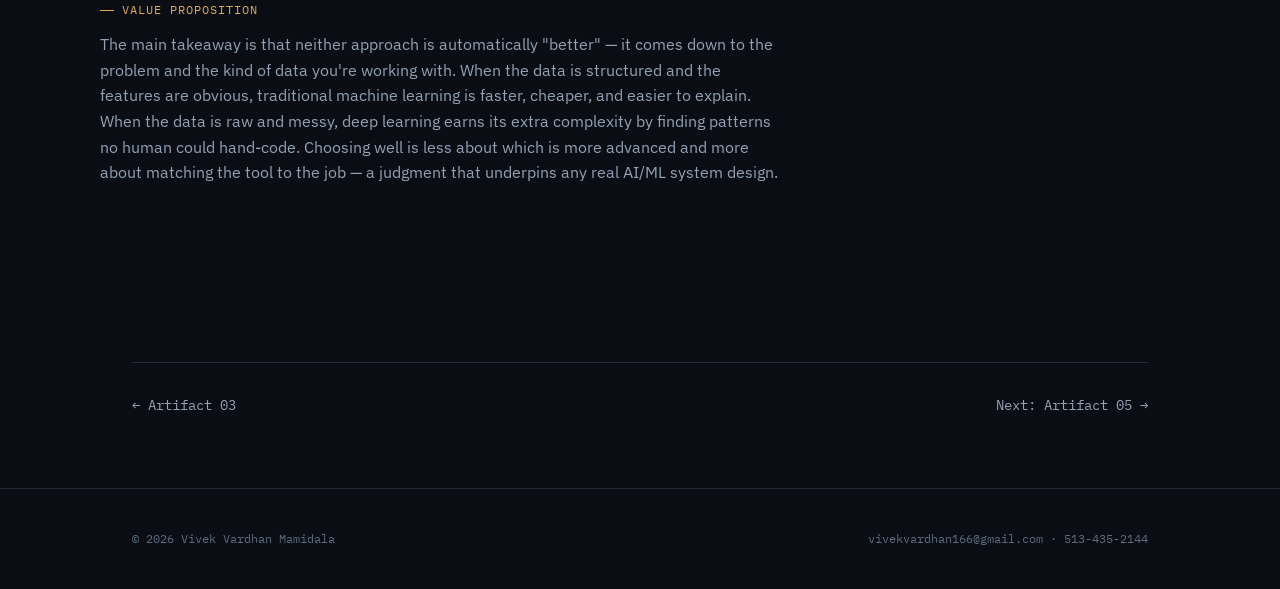
<file: artifact-4.html>
<!DOCTYPE html>
<html lang="en">
<head>
<meta charset="UTF-8">
<meta name="viewport" content="width=device-width, initial-scale=1.0">
<title>Machine Learning vs. Deep Learning — Vivek Vardhan Mamidala</title>
<meta name="description" content="A real-world comparison of machine learning and deep learning — when each approach is the right tool, and when it's the wrong one.">
<link rel="preconnect" href="https://fonts.googleapis.com">
<link href="https://fonts.googleapis.com/css2?family=Space+Grotesk:wght@500;600;700&family=IBM+Plex+Sans:wght@400;500;600&family=IBM+Plex+Mono:wght@400;500&display=swap" rel="stylesheet">
<link rel="stylesheet" href="css/style.css">
</head>
<body>

<header class="site-header">
  <div class="nav-wrap">
    <a href="index.html" class="logo"><span class="cursor"></span>vivek@dev:~$</a>
    <button class="nav-toggle" aria-label="Toggle navigation">menu</button>
    <ul class="nav-links">
      <li><a href="index.html">./home</a></li>
      <li><a href="about.html">./about</a></li>
      <li><a href="artifact-1.html">./artifact-01</a></li>
      <li><a href="artifact-2.html">./artifact-02</a></li>
      <li><a href="artifact-3.html">./artifact-03</a></li>
      <li><a href="artifact-4.html" class="active">./artifact-04</a></li>
      <li><a href="artifact-5.html">./artifact-05</a></li>
    </ul>
  </div>
</header>

<main>
  <section class="artifact-header">
    <div class="container">
      <div class="breadcrumb"><a href="index.html">home</a> / <a href="index.html">artifacts</a> / ml-vs-deep-learning</div>
      <span class="artifact-id">ART / 04</span>
      <h1>Machine Learning vs. Deep Learning</h1>
      <p class="artifact-lede">A real-world comparison — matching the tool to the job, not the hype</p>
    </div>
  </section>

  <section class="artifact-body-section">
    <div class="container artifact-body">
      <div>
        <div class="artifact-block">
          <div class="block-label">Objective</div>
          <p>Machine learning and deep learning often get talked about as if they're the same thing, but they solve problems in fundamentally different ways. The goal of this assignment was to differentiate the two by analyzing real-world case studies — picking one problem suited to classic machine learning and one suited to deep learning, and explaining not just why each chosen approach fits, but why the other would be the wrong tool for the job.</p>
        </div>

        <div class="artifact-block">
          <div class="block-label">The Two Case Studies</div>
          <div class="reflection-columns">
            <div>
              <div class="reflection-col-label">Machine Learning · House Price Prediction</div>
              <ul class="check-list">
                <li class="check-item">
                  <span class="led-dot teal"></span>
                  <div class="item-body">
                    <div class="item-title">Where it shows up</div>
                    <div class="item-desc">Automated valuation models (AVMs) behind real-estate estimates and mortgage lending — regression run on structured housing data.</div>
                  </div>
                </li>
                <li class="check-item">
                  <span class="led-dot teal"></span>
                  <div class="item-body">
                    <div class="item-title">Why ML fits</div>
                    <div class="item-desc">The useful signal is already in clean, labeled features — square footage, bedrooms, lot size, location, year built. Models train fast, work on smaller datasets, and stay explainable, which matters when a lender must justify a valuation.</div>
                  </div>
                </li>
                <li class="check-item">
                  <span class="led-dot amber"></span>
                  <div class="item-body">
                    <div class="item-title">Why DL is wrong here</div>
                    <div class="item-desc">Its strength is extracting features from messy raw data — but housing data is already structured, so the extra layers have nothing to discover. It also needs far more data and compute, and its black-box nature is a real problem under financial regulation.</div>
                  </div>
                </li>
              </ul>
            </div>
            <div>
              <div class="reflection-col-label">Deep Learning · Image Recognition</div>
              <ul class="check-list">
                <li class="check-item">
                  <span class="led-dot teal"></span>
                  <div class="item-body">
                    <div class="item-title">Where it shows up</div>
                    <div class="item-desc">Apple's Face ID — a convolutional neural network reads the raw image of your face and decides whether it's really you.</div>
                  </div>
                </li>
                <li class="check-item">
                  <span class="led-dot teal"></span>
                  <div class="item-body">
                    <div class="item-title">Why DL fits</div>
                    <div class="item-desc">A photo is just a grid of pixels with no clean feature list a human could hand over. A CNN learns features on its own — edges first, then complex facial structure across its layers — and there's abundant image data to train on.</div>
                  </div>
                </li>
                <li class="check-item">
                  <span class="led-dot amber"></span>
                  <div class="item-body">
                    <div class="item-title">Why ML is wrong here</div>
                    <div class="item-desc">Traditional ML depends on humans defining features first, which is nearly impossible with raw pixels. Simpler models like logistic regression or SVMs can't capture the spatial, layered patterns in an image — accuracy would be far too low to trust for unlocking a phone.</div>
                  </div>
                </li>
              </ul>
            </div>
          </div>
        </div>

        <div class="artifact-block">
          <div class="block-label">Process</div>
          <p>I selected two contrasting problems from the lesson — house price prediction as the machine learning case and image recognition as the deep learning case. For each, I examined how it appears in the real world, why the chosen approach makes sense given the shape of the data, and why the alternative approach would fail. The comparison was structured around three lenses: the nature of the data (structured features versus raw pixels), the practical constraints (dataset size, compute, training time), and explainability — which turns out to be decisive in a regulated industry like lending.</p>
        </div>

        <div class="artifact-block">
          <div class="block-label">Value Proposition</div>
          <p>The main takeaway is that neither approach is automatically "better" — it comes down to the problem and the kind of data you're working with. When the data is structured and the features are obvious, traditional machine learning is faster, cheaper, and easier to explain. When the data is raw and messy, deep learning earns its extra complexity by finding patterns no human could hand-code. Choosing well is less about which is more advanced and more about matching the tool to the job — a judgment that underpins any real AI/ML system design.</p>
        </div>
      </div>

      <aside class="artifact-sidebar">
        <div class="sidebar-box">
          <div class="box-title">Tools Used</div>
          <div class="tool-tag-list">
            <span class="tool-tag">Microsoft Word</span>
            <span class="tool-tag">Case-Study Analysis</span>
          </div>
        </div>
        <div class="sidebar-box">
          <div class="box-title">Full Report</div>
          <a href="files/ML-vs-DL-Report.docx" class="sidebar-link" download>↓ Download report (.docx)</a>
        </div>
      </aside>
    </div>
  </section>

  <div class="container">
    <div class="artifact-nav-footer">
      <a href="artifact-3.html">← Artifact 03</a>
      <a href="artifact-5.html">Next: Artifact 05 →</a>
    </div>
  </div>
</main>

<footer class="site-footer">
  <div class="container footer-inner">
    <span>© 2026 Vivek Vardhan Mamidala</span>
    <span><a href="mailto:vivekvardhan166@gmail.com">vivekvardhan166@gmail.com</a> · 513-435-2144</span>
  </div>
</footer>

<script src="js/main.js"></script>
</body>
</html>
</file>
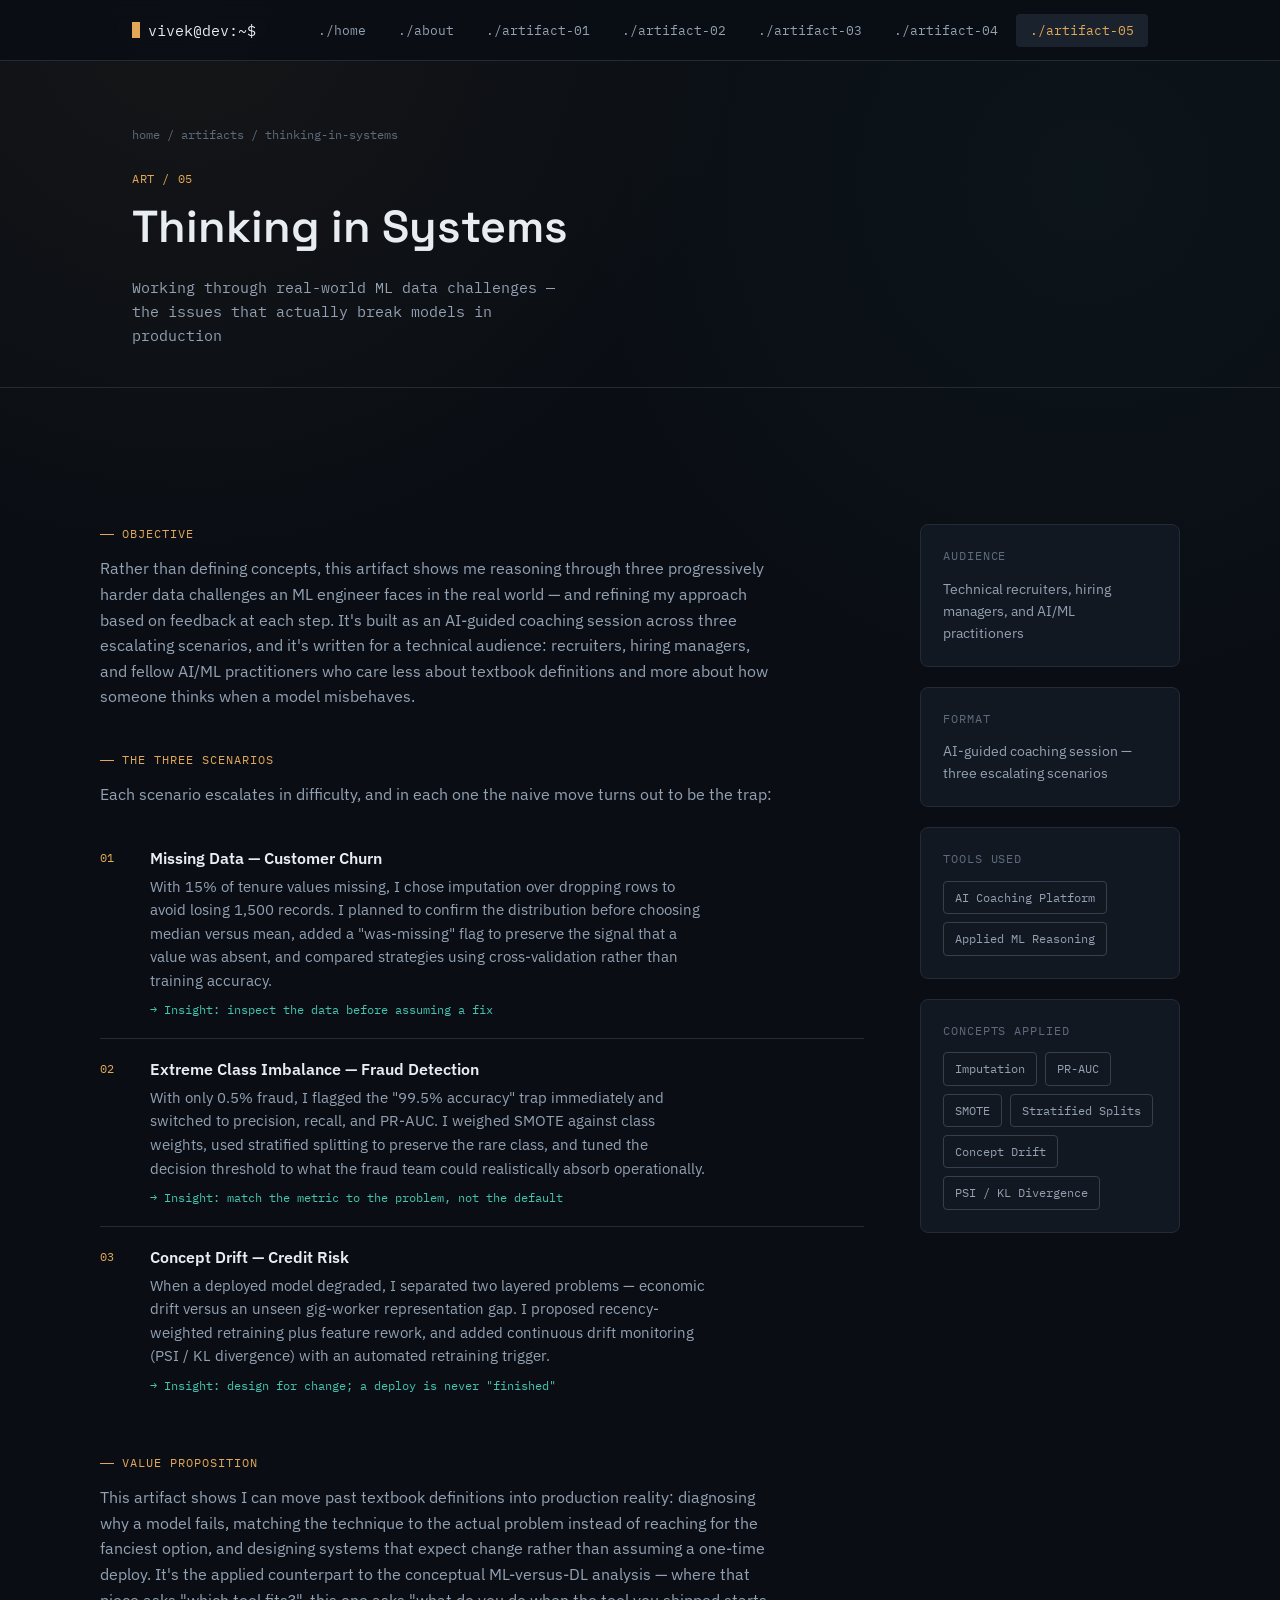
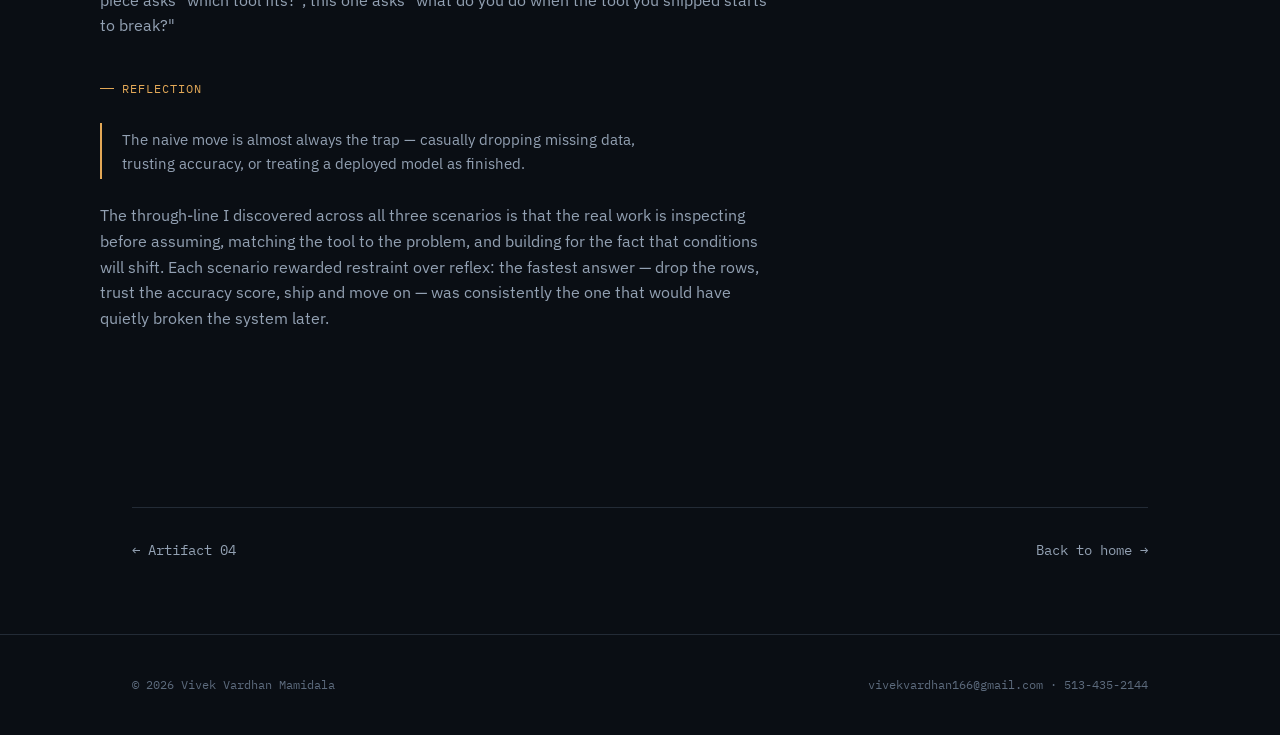
<file: artifact-5.html>
<!DOCTYPE html>
<html lang="en">
<head>
<meta charset="UTF-8">
<meta name="viewport" content="width=device-width, initial-scale=1.0">
<title>Thinking in Systems — Vivek Vardhan Mamidala</title>
<meta name="description" content="Working through real-world ML data challenges — missing data, class imbalance, and concept drift — with production-grade judgment.">
<link rel="preconnect" href="https://fonts.googleapis.com">
<link href="https://fonts.googleapis.com/css2?family=Space+Grotesk:wght@500;600;700&family=IBM+Plex+Sans:wght@400;500;600&family=IBM+Plex+Mono:wght@400;500&display=swap" rel="stylesheet">
<link rel="stylesheet" href="css/style.css">
</head>
<body>

<header class="site-header">
  <div class="nav-wrap">
    <a href="index.html" class="logo"><span class="cursor"></span>vivek@dev:~$</a>
    <button class="nav-toggle" aria-label="Toggle navigation">menu</button>
    <ul class="nav-links">
      <li><a href="index.html">./home</a></li>
      <li><a href="about.html">./about</a></li>
      <li><a href="artifact-1.html">./artifact-01</a></li>
      <li><a href="artifact-2.html">./artifact-02</a></li>
      <li><a href="artifact-3.html">./artifact-03</a></li>
      <li><a href="artifact-4.html">./artifact-04</a></li>
      <li><a href="artifact-5.html" class="active">./artifact-05</a></li>
    </ul>
  </div>
</header>

<main>
  <section class="artifact-header">
    <div class="container">
      <div class="breadcrumb"><a href="index.html">home</a> / <a href="index.html">artifacts</a> / thinking-in-systems</div>
      <span class="artifact-id">ART / 05</span>
      <h1>Thinking in Systems</h1>
      <p class="artifact-lede">Working through real-world ML data challenges — the issues that actually break models in production</p>
    </div>
  </section>

  <section class="artifact-body-section">
    <div class="container artifact-body">
      <div>
        <div class="artifact-block">
          <div class="block-label">Objective</div>
          <p>Rather than defining concepts, this artifact shows me reasoning through three progressively harder data challenges an ML engineer faces in the real world — and refining my approach based on feedback at each step. It's built as an AI-guided coaching session across three escalating scenarios, and it's written for a technical audience: recruiters, hiring managers, and fellow AI/ML practitioners who care less about textbook definitions and more about how someone thinks when a model misbehaves.</p>
        </div>

        <div class="artifact-block">
          <div class="block-label">The Three Scenarios</div>
          <p style="margin-bottom: 20px;">Each scenario escalates in difficulty, and in each one the naive move turns out to be the trap:</p>

          <ol class="phase-list">
            <li class="phase-item">
              <span class="phase-num">01</span>
              <div>
                <div class="phase-title">Missing Data — Customer Churn</div>
                <p class="phase-desc">With 15% of tenure values missing, I chose imputation over dropping rows to avoid losing 1,500 records. I planned to confirm the distribution before choosing median versus mean, added a "was-missing" flag to preserve the signal that a value was absent, and compared strategies using cross-validation rather than training accuracy.</p>
                <p class="phase-outcome">→ Insight: inspect the data before assuming a fix</p>
              </div>
            </li>
            <li class="phase-item">
              <span class="phase-num">02</span>
              <div>
                <div class="phase-title">Extreme Class Imbalance — Fraud Detection</div>
                <p class="phase-desc">With only 0.5% fraud, I flagged the "99.5% accuracy" trap immediately and switched to precision, recall, and PR-AUC. I weighed SMOTE against class weights, used stratified splitting to preserve the rare class, and tuned the decision threshold to what the fraud team could realistically absorb operationally.</p>
                <p class="phase-outcome">→ Insight: match the metric to the problem, not the default</p>
              </div>
            </li>
            <li class="phase-item">
              <span class="phase-num">03</span>
              <div>
                <div class="phase-title">Concept Drift — Credit Risk</div>
                <p class="phase-desc">When a deployed model degraded, I separated two layered problems — economic drift versus an unseen gig-worker representation gap. I proposed recency-weighted retraining plus feature rework, and added continuous drift monitoring (PSI / KL divergence) with an automated retraining trigger.</p>
                <p class="phase-outcome">→ Insight: design for change; a deploy is never "finished"</p>
              </div>
            </li>
          </ol>
        </div>

        <div class="artifact-block">
          <div class="block-label">Value Proposition</div>
          <p>This artifact shows I can move past textbook definitions into production reality: diagnosing why a model fails, matching the technique to the actual problem instead of reaching for the fanciest option, and designing systems that expect change rather than assuming a one-time deploy. It's the applied counterpart to the conceptual ML-versus-DL analysis — where that piece asks "which tool fits?", this one asks "what do you do when the tool you shipped starts to break?"</p>
        </div>

        <div class="artifact-block">
          <div class="block-label">Reflection</div>
          <div class="quote-callout">The naive move is almost always the trap — casually dropping missing data, trusting accuracy, or treating a deployed model as finished.</div>
          <p>The through-line I discovered across all three scenarios is that the real work is inspecting before assuming, matching the tool to the problem, and building for the fact that conditions will shift. Each scenario rewarded restraint over reflex: the fastest answer — drop the rows, trust the accuracy score, ship and move on — was consistently the one that would have quietly broken the system later.</p>
        </div>
      </div>

      <aside class="artifact-sidebar">
        <div class="sidebar-box">
          <div class="box-title">Audience</div>
          <p style="color: var(--text-secondary); font-size: 0.86rem; margin: 0;">Technical recruiters, hiring managers, and AI/ML practitioners</p>
        </div>
        <div class="sidebar-box">
          <div class="box-title">Format</div>
          <p style="color: var(--text-secondary); font-size: 0.86rem; margin: 0;">AI-guided coaching session — three escalating scenarios</p>
        </div>
        <div class="sidebar-box">
          <div class="box-title">Tools Used</div>
          <div class="tool-tag-list">
            <span class="tool-tag">AI Coaching Platform</span>
            <span class="tool-tag">Applied ML Reasoning</span>
          </div>
        </div>
        <div class="sidebar-box">
          <div class="box-title">Concepts Applied</div>
          <div class="tool-tag-list">
            <span class="tool-tag">Imputation</span>
            <span class="tool-tag">PR-AUC</span>
            <span class="tool-tag">SMOTE</span>
            <span class="tool-tag">Stratified Splits</span>
            <span class="tool-tag">Concept Drift</span>
            <span class="tool-tag">PSI / KL Divergence</span>
          </div>
        </div>
      </aside>
    </div>
  </section>

  <div class="container">
    <div class="artifact-nav-footer">
      <a href="artifact-4.html">← Artifact 04</a>
      <a href="index.html">Back to home →</a>
    </div>
  </div>
</main>

<footer class="site-footer">
  <div class="container footer-inner">
    <span>© 2026 Vivek Vardhan Mamidala</span>
    <span><a href="mailto:vivekvardhan166@gmail.com">vivekvardhan166@gmail.com</a> · 513-435-2144</span>
  </div>
</footer>

<script src="js/main.js"></script>
</body>
</html>
</file>
<file: css/style.css>
/* ============================================
   Vivek Vardhan Mamidala — Portfolio
   Design concept: "Distributed Systems" — the
   visual language of a backend engineer's world:
   service status bars, node connections, terminal
   prompts, uptime pulses. Copper/amber signal
   accent against deep graphite, with a teal
   "online" status color for secondary emphasis.
   ============================================ */

:root {
  /* Color tokens */
  --bg-primary: #0a0e14;
  --bg-surface: #121821;
  --bg-surface-2: #1a222d;
  --bg-surface-3: #212b38;
  --border-subtle: #232b36;
  --border-strong: #34404f;

  --text-primary: #e8edf2;
  --text-secondary: #93a1b3;
  --text-tertiary: #5d6b7d;

  --accent-copper: #e3a857;
  --accent-copper-dim: #a9793a;
  --accent-teal: #45c4b0;
  --accent-teal-dim: #2d7d70;

  --radius-sm: 4px;
  --radius-md: 8px;

  /* Type */
  --font-display: 'Space Grotesk', 'Arial Narrow', sans-serif;
  --font-body: 'IBM Plex Sans', -apple-system, sans-serif;
  --font-mono: 'IBM Plex Mono', 'SF Mono', monospace;
}

* { margin: 0; padding: 0; box-sizing: border-box; }

html { scroll-behavior: smooth; }

body {
  background: var(--bg-primary);
  color: var(--text-primary);
  font-family: var(--font-body);
  font-size: 16px;
  line-height: 1.6;
  background-image:
    radial-gradient(circle at 15% 0%, rgba(227, 168, 87, 0.05), transparent 40%),
    radial-gradient(circle at 85% 20%, rgba(69, 196, 176, 0.04), transparent 40%);
  background-attachment: fixed;
}

a { color: inherit; text-decoration: none; }

img { max-width: 100%; display: block; }

.container {
  max-width: 1080px;
  margin: 0 auto;
  padding: 0 32px;
}

/* -------------------- Utility text -------------------- */
.mono-label {
  font-family: var(--font-mono);
  font-size: 0.75rem;
  letter-spacing: 0.08em;
  text-transform: uppercase;
  color: var(--accent-copper);
}

.section-eyebrow {
  display: flex;
  align-items: center;
  gap: 10px;
  margin-bottom: 16px;
}

.section-eyebrow .dot {
  width: 6px;
  height: 6px;
  border-radius: 50%;
  background: var(--accent-teal);
  box-shadow: 0 0 8px var(--accent-teal);
}

/* -------------------- Header / Nav -------------------- */
.site-header {
  position: sticky;
  top: 0;
  z-index: 100;
  background: rgba(10, 14, 20, 0.85);
  backdrop-filter: blur(10px);
  border-bottom: 1px solid var(--border-subtle);
}

.nav-wrap {
  display: flex;
  align-items: center;
  justify-content: space-between;
  padding: 18px 32px;
  max-width: 1080px;
  margin: 0 auto;
}

.logo {
  font-family: var(--font-mono);
  font-size: 0.95rem;
  color: var(--text-primary);
  display: flex;
  align-items: center;
  gap: 8px;
}

.logo .cursor {
  display: inline-block;
  width: 8px;
  height: 16px;
  background: var(--accent-copper);
  animation: blink 1.1s steps(2, start) infinite;
}

@keyframes blink { to { visibility: hidden; } }

.nav-links {
  display: flex;
  gap: 4px;
  font-family: var(--font-mono);
  font-size: 0.82rem;
  list-style: none;
}

.nav-links a {
  padding: 8px 14px;
  border-radius: var(--radius-sm);
  color: var(--text-secondary);
  transition: color 0.15s, background 0.15s;
  white-space: nowrap;
}

.nav-links a:hover {
  color: var(--text-primary);
  background: var(--bg-surface-2);
}

.nav-links a.active {
  color: var(--accent-copper);
  background: var(--bg-surface-2);
}

.nav-toggle {
  display: none;
  background: none;
  border: 1px solid var(--border-strong);
  color: var(--text-primary);
  font-family: var(--font-mono);
  padding: 8px 12px;
  border-radius: var(--radius-sm);
  cursor: pointer;
}

/* -------------------- Hero -------------------- */
.hero {
  padding: 96px 0 64px;
}

.hero-grid {
  display: grid;
  grid-template-columns: 1.2fr 0.8fr;
  gap: 64px;
  align-items: center;
}

.hero-kicker {
  font-family: var(--font-mono);
  font-size: 0.85rem;
  color: var(--accent-teal);
  letter-spacing: 0.05em;
  margin-bottom: 20px;
  display: flex;
  align-items: center;
  gap: 10px;
}

.hero-kicker .dot {
  width: 6px;
  height: 6px;
  border-radius: 50%;
  background: var(--accent-teal);
  box-shadow: 0 0 8px var(--accent-teal);
  animation: pulse 2s ease-in-out infinite;
}

@keyframes pulse {
  0%, 100% { opacity: 1; }
  50% { opacity: 0.35; }
}

.hero h1 {
  font-family: var(--font-display);
  font-size: clamp(2.4rem, 5vw, 3.6rem);
  font-weight: 600;
  line-height: 1.08;
  letter-spacing: -0.01em;
  margin-bottom: 20px;
}

.hero h1 .accent { color: var(--accent-copper); }

.hero p.lead {
  color: var(--text-secondary);
  font-size: 1.08rem;
  max-width: 46ch;
  margin-bottom: 32px;
}

.btn-row { display: flex; gap: 14px; flex-wrap: wrap; }

.btn {
  font-family: var(--font-mono);
  font-size: 0.85rem;
  padding: 13px 24px;
  border-radius: var(--radius-sm);
  border: 1px solid var(--border-strong);
  transition: all 0.15s;
  display: inline-flex;
  align-items: center;
  gap: 8px;
}

.btn-primary {
  background: var(--accent-copper);
  border-color: var(--accent-copper);
  color: #14100a;
  font-weight: 600;
}

.btn-primary:hover { background: #f0b565; }

.btn-secondary {
  color: var(--text-primary);
  background: var(--bg-surface);
}

.btn-secondary:hover { border-color: var(--accent-copper); color: var(--accent-copper); }

/* Photo frame with node-ring accent */
.hero-photo-wrap {
  position: relative;
  justify-self: center;
}

.hero-photo-frame {
  position: relative;
  width: 280px;
  height: 340px;
  border-radius: var(--radius-md);
  overflow: hidden;
  border: 1px solid var(--border-strong);
  background: var(--bg-surface);
}

.hero-photo-frame img {
  width: 100%;
  height: 100%;
  object-fit: cover;
  filter: grayscale(15%) contrast(1.05);
}

.hero-photo-frame::before {
  content: '';
  position: absolute;
  inset: 0;
  border: 1px solid var(--accent-copper);
  border-radius: var(--radius-md);
  transform: translate(12px, 12px);
  z-index: -1;
  opacity: 0.5;
}

.photo-tag {
  position: absolute;
  bottom: -14px;
  left: 50%;
  transform: translateX(-50%);
  background: var(--bg-surface-2);
  border: 1px solid var(--border-strong);
  font-family: var(--font-mono);
  font-size: 0.72rem;
  color: var(--accent-teal);
  padding: 6px 14px;
  border-radius: 20px;
  white-space: nowrap;
}

/* -------------------- Status bar (stack) -------------------- */
.status-bar {
  border-top: 1px solid var(--border-subtle);
  border-bottom: 1px solid var(--border-subtle);
  padding: 28px 0;
  margin: 48px 0 0;
}

.status-bar-inner {
  display: flex;
  flex-wrap: wrap;
  gap: 10px;
}

.status-pill {
  display: inline-flex;
  align-items: center;
  gap: 8px;
  font-family: var(--font-mono);
  font-size: 0.78rem;
  color: var(--text-secondary);
  background: var(--bg-surface);
  border: 1px solid var(--border-subtle);
  padding: 7px 13px;
  border-radius: 20px;
}

.status-pill .led {
  width: 6px;
  height: 6px;
  border-radius: 50%;
  background: var(--accent-teal);
  box-shadow: 0 0 6px var(--accent-teal);
}

/* -------------------- Sections -------------------- */
section { padding: 80px 0; }

.section-title {
  font-family: var(--font-display);
  font-size: clamp(1.6rem, 3vw, 2.2rem);
  font-weight: 600;
  margin-bottom: 12px;
}

.section-intro {
  color: var(--text-secondary);
  max-width: 60ch;
  margin-bottom: 48px;
}

/* -------------------- Artifact cards (Home preview) -------------------- */
.artifact-grid {
  display: grid;
  grid-template-columns: repeat(auto-fit, minmax(240px, 1fr));
  gap: 20px;
}

.artifact-card {
  background: var(--bg-surface);
  border: 1px solid var(--border-subtle);
  border-radius: var(--radius-md);
  padding: 28px 24px;
  transition: border-color 0.2s, transform 0.2s;
  display: flex;
  flex-direction: column;
  gap: 14px;
}

.artifact-card:hover {
  border-color: var(--accent-copper-dim);
  transform: translateY(-3px);
}

.artifact-id {
  font-family: var(--font-mono);
  font-size: 0.75rem;
  color: var(--accent-copper);
  letter-spacing: 0.05em;
}

.artifact-card h3 {
  font-family: var(--font-display);
  font-size: 1.25rem;
  font-weight: 600;
}

.artifact-card p {
  color: var(--text-secondary);
  font-size: 0.92rem;
  flex-grow: 1;
}

.artifact-card .card-link {
  font-family: var(--font-mono);
  font-size: 0.78rem;
  color: var(--accent-teal);
  display: inline-flex;
  align-items: center;
  gap: 6px;
}

.artifact-card .card-link .arrow { transition: transform 0.15s; }
.artifact-card:hover .card-link .arrow { transform: translateX(3px); }

/* -------------------- About page -------------------- */
.about-grid {
  display: grid;
  grid-template-columns: 0.85fr 1.15fr;
  gap: 56px;
  align-items: start;
}

.about-photo {
  border-radius: var(--radius-md);
  overflow: hidden;
  border: 1px solid var(--border-strong);
}

.about-photo img { filter: grayscale(15%) contrast(1.05); }

.bio-block p {
  color: var(--text-secondary);
  margin-bottom: 18px;
  font-size: 1.02rem;
}

.contact-card {
  background: var(--bg-surface);
  border: 1px solid var(--border-subtle);
  border-radius: var(--radius-md);
  padding: 22px 24px;
  margin-top: 8px;
}

.contact-row {
  display: flex;
  align-items: center;
  gap: 12px;
  font-family: var(--font-mono);
  font-size: 0.88rem;
  padding: 8px 0;
  color: var(--text-primary);
}

.contact-row .label {
  color: var(--text-tertiary);
  width: 64px;
  flex-shrink: 0;
  text-transform: uppercase;
  font-size: 0.72rem;
}

.contact-row a:hover { color: var(--accent-copper); }

/* Skills grid */
.skills-title {
  font-family: var(--font-mono);
  font-size: 0.78rem;
  text-transform: uppercase;
  letter-spacing: 0.08em;
  color: var(--text-tertiary);
  margin: 40px 0 16px;
}

.skills-grid {
  display: flex;
  flex-wrap: wrap;
  gap: 10px;
}

.skill-tag {
  font-family: var(--font-mono);
  font-size: 0.82rem;
  padding: 8px 14px;
  border: 1px solid var(--border-strong);
  border-radius: var(--radius-sm);
  color: var(--text-primary);
  background: var(--bg-surface);
}

/* Experience strip */
.exp-strip {
  display: flex;
  align-items: baseline;
  gap: 18px;
  border-left: 2px solid var(--accent-copper);
  padding: 4px 0 4px 20px;
  margin-top: 36px;
}

.exp-strip .exp-num {
  font-family: var(--font-display);
  font-size: 2.4rem;
  font-weight: 600;
  color: var(--accent-copper);
  line-height: 1;
}

.exp-strip .exp-text {
  color: var(--text-secondary);
  font-size: 0.92rem;
  max-width: 32ch;
}

/* -------------------- Artifact detail page -------------------- */
.artifact-header {
  padding: 64px 0 40px;
  border-bottom: 1px solid var(--border-subtle);
}

.breadcrumb {
  font-family: var(--font-mono);
  font-size: 0.78rem;
  color: var(--text-tertiary);
  margin-bottom: 20px;
}

.breadcrumb a:hover { color: var(--accent-copper); }

.artifact-header h1 {
  font-family: var(--font-display);
  font-size: clamp(1.9rem, 4vw, 2.8rem);
  font-weight: 600;
  max-width: 26ch;
  margin-bottom: 16px;
}

.artifact-body {
  padding: 56px 0;
  display: grid;
  grid-template-columns: 1fr 260px;
  gap: 56px;
}

.artifact-block {
  margin-bottom: 40px;
}

.artifact-block .block-label {
  font-family: var(--font-mono);
  font-size: 0.78rem;
  text-transform: uppercase;
  letter-spacing: 0.08em;
  color: var(--accent-copper);
  margin-bottom: 12px;
  display: flex;
  align-items: center;
  gap: 8px;
}

.artifact-block .block-label::before {
  content: '';
  width: 14px;
  height: 1px;
  background: var(--accent-copper);
}

.artifact-block p {
  color: var(--text-secondary);
  font-size: 1rem;
  max-width: 68ch;
}

.artifact-sidebar {
  position: sticky;
  top: 100px;
  align-self: start;
}

.sidebar-box {
  background: var(--bg-surface);
  border: 1px solid var(--border-subtle);
  border-radius: var(--radius-md);
  padding: 22px;
  margin-bottom: 20px;
}

.sidebar-box .box-title {
  font-family: var(--font-mono);
  font-size: 0.72rem;
  text-transform: uppercase;
  letter-spacing: 0.08em;
  color: var(--text-tertiary);
  margin-bottom: 12px;
}

.tool-tag-list { display: flex; flex-wrap: wrap; gap: 8px; }

.tool-tag {
  font-family: var(--font-mono);
  font-size: 0.76rem;
  padding: 6px 11px;
  border: 1px solid var(--border-strong);
  border-radius: var(--radius-sm);
  color: var(--text-secondary);
}

.sidebar-link {
  display: flex;
  align-items: center;
  gap: 8px;
  font-family: var(--font-mono);
  font-size: 0.82rem;
  color: var(--accent-teal);
  padding: 10px 0;
}

.artifact-nav-footer {
  border-top: 1px solid var(--border-subtle);
  padding: 32px 0;
  display: flex;
  justify-content: space-between;
  font-family: var(--font-mono);
  font-size: 0.85rem;
  color: var(--text-secondary);
}

.artifact-nav-footer a:hover { color: var(--accent-copper); }

/* -------------------- Artifact extras -------------------- */
.artifact-lede {
  font-family: var(--font-mono);
  font-size: 0.95rem;
  color: var(--text-secondary);
  max-width: 50ch;
  margin-top: -4px;
}

.featured-media {
  border-radius: var(--radius-md);
  overflow: hidden;
  border: 1px solid var(--border-strong);
  margin-bottom: 44px;
  background: var(--bg-surface);
}

.featured-media img, .featured-media svg { width: 100%; height: auto; display: block; }

.featured-media .media-caption {
  font-family: var(--font-mono);
  font-size: 0.76rem;
  color: var(--text-tertiary);
  padding: 12px 16px;
  border-top: 1px solid var(--border-subtle);
  display: flex;
  justify-content: space-between;
  align-items: center;
  gap: 12px;
  flex-wrap: wrap;
}

.featured-media .media-caption a { color: var(--accent-teal); }
.featured-media .media-caption a:hover { color: var(--accent-copper); }

/* In-page slide viewer (pptx replacement) */
.slide-viewer { outline: none; }

.slide-stage {
  position: relative;
  width: 100%;
  aspect-ratio: 16 / 9;
  background: #0b132b;
}

.slide-stage img {
  width: 100%;
  height: 100%;
  object-fit: contain;
  display: block;
}

.slide-nav-btn {
  position: absolute;
  top: 50%;
  transform: translateY(-50%);
  width: 40px;
  height: 40px;
  border-radius: 50%;
  background: rgba(10, 14, 20, 0.72);
  border: 1px solid var(--border-strong);
  color: var(--text-primary);
  display: flex;
  align-items: center;
  justify-content: center;
  cursor: pointer;
  font-family: var(--font-mono);
  font-size: 1rem;
  transition: background 0.15s, border-color 0.15s, color 0.15s;
}
.slide-nav-btn:hover { border-color: var(--accent-copper); color: var(--accent-copper); }
.slide-nav-btn.prev { left: 14px; }
.slide-nav-btn.next { right: 14px; }

.slide-footer {
  display: flex;
  align-items: center;
  gap: 16px;
  padding: 12px 16px;
  border-top: 1px solid var(--border-subtle);
}

.slide-counter {
  font-family: var(--font-mono);
  font-size: 0.78rem;
  color: var(--text-secondary);
  white-space: nowrap;
}

.slide-progress {
  flex-grow: 1;
  height: 3px;
  background: var(--bg-surface-2);
  border-radius: 2px;
  overflow: hidden;
}

.slide-progress-bar {
  height: 100%;
  background: var(--accent-copper);
  transition: width 0.2s ease;
}

.slide-download-link {
  font-family: var(--font-mono);
  font-size: 0.76rem;
  color: var(--accent-teal);
  white-space: nowrap;
}
.slide-download-link:hover { color: var(--accent-copper); }

@media (max-width: 500px) {
  .slide-nav-btn { width: 34px; height: 34px; }
  .slide-footer { flex-wrap: wrap; }
  .slide-progress { order: 3; flex-basis: 100%; }
}

.btn-chatbot {
  display: inline-flex;
  align-items: center;
  gap: 10px;
  font-family: var(--font-mono);
  font-size: 0.88rem;
  padding: 14px 22px;
  border-radius: var(--radius-sm);
  background: var(--accent-copper);
  color: #14100a;
  font-weight: 600;
  margin: 8px 0 40px;
}
.btn-chatbot:hover { background: #f0b565; }
.btn-chatbot .led { width: 7px; height: 7px; border-radius: 50%; background: #14100a; animation: pulse 2s ease-in-out infinite; }

/* Process phase list (used for chatbot build process) */
.phase-list { counter-reset: phase; margin-top: 4px; }

.phase-item {
  display: grid;
  grid-template-columns: 34px 1fr;
  gap: 16px;
  padding: 18px 0;
  border-bottom: 1px solid var(--border-subtle);
}
.phase-item:last-child { border-bottom: none; }

.phase-item .phase-num {
  font-family: var(--font-mono);
  font-size: 0.78rem;
  color: var(--accent-copper);
  padding-top: 2px;
}

.phase-item .phase-title {
  font-weight: 600;
  color: var(--text-primary);
  font-size: 0.98rem;
  margin-bottom: 4px;
}

.phase-item .phase-desc {
  color: var(--text-secondary);
  font-size: 0.92rem;
  max-width: 62ch;
}

.phase-item .phase-outcome {
  font-family: var(--font-mono);
  font-size: 0.76rem;
  color: var(--accent-teal);
  margin-top: 8px;
}

/* Assessment scorecard pattern (reflection artifact) */
.reflection-columns {
  display: grid;
  grid-template-columns: 1fr 1fr;
  gap: 36px;
  margin-top: 4px;
}

.reflection-col-label {
  font-family: var(--font-mono);
  font-size: 0.72rem;
  text-transform: uppercase;
  letter-spacing: 0.06em;
  color: var(--text-tertiary);
  margin-bottom: 14px;
  padding-bottom: 10px;
  border-bottom: 1px solid var(--border-subtle);
}

.check-list { list-style: none; }

.check-item {
  display: flex;
  gap: 12px;
  align-items: flex-start;
  padding: 12px 0;
  border-bottom: 1px solid var(--border-subtle);
}
.check-item:last-child { border-bottom: none; }

.check-item .led-dot {
  width: 7px;
  height: 7px;
  border-radius: 50%;
  flex-shrink: 0;
  margin-top: 7px;
}
.led-dot.teal { background: var(--accent-teal); box-shadow: 0 0 6px var(--accent-teal); }
.led-dot.amber { background: var(--accent-copper); box-shadow: 0 0 6px var(--accent-copper); }
.led-dot.ring { background: transparent; border: 1.5px solid var(--text-tertiary); width: 6px; height: 6px; }

.check-item .item-title {
  font-weight: 600;
  color: var(--text-primary);
  font-size: 0.92rem;
  margin-bottom: 3px;
}

.check-item .item-desc {
  color: var(--text-secondary);
  font-size: 0.86rem;
}

.quote-callout {
  border-left: 2px solid var(--accent-copper);
  padding: 4px 0 4px 20px;
  margin: 24px 0;
  color: var(--text-secondary);
  font-size: 0.95rem;
  max-width: 65ch;
}

/* -------------------- Footer -------------------- */
.site-footer {
  border-top: 1px solid var(--border-subtle);
  padding: 40px 0;
  margin-top: 40px;
}

.footer-inner {
  display: flex;
  justify-content: space-between;
  align-items: center;
  flex-wrap: wrap;
  gap: 16px;
  font-family: var(--font-mono);
  font-size: 0.78rem;
  color: var(--text-tertiary);
}

.footer-inner a:hover { color: var(--accent-copper); }

/* -------------------- Responsive -------------------- */
@media (max-width: 860px) {
  .hero-grid { grid-template-columns: 1fr; gap: 40px; }
  .hero-photo-wrap { justify-self: start; }
  .about-grid { grid-template-columns: 1fr; }
  .artifact-grid { grid-template-columns: 1fr; }
  .artifact-body { grid-template-columns: 1fr; }
  .artifact-sidebar { position: static; }
  .reflection-columns { grid-template-columns: 1fr; gap: 8px; }
}

@media (max-width: 680px) {
  .nav-wrap { padding: 16px 20px; }
  .nav-links {
    position: absolute;
    top: 60px;
    left: 0;
    right: 0;
    background: var(--bg-primary);
    border-bottom: 1px solid var(--border-subtle);
    flex-direction: column;
    padding: 12px;
    display: none;
  }
  .nav-links.open { display: flex; }
  .nav-toggle { display: block; }
  .container { padding: 0 20px; }
  .hero { padding: 56px 0 40px; }
}

@media (prefers-reduced-motion: reduce) {
  .logo .cursor, .hero-kicker .dot { animation: none; }
}

/* Focus visibility */
a:focus-visible, button:focus-visible {
  outline: 2px solid var(--accent-copper);
  outline-offset: 2px;
}
</file>
